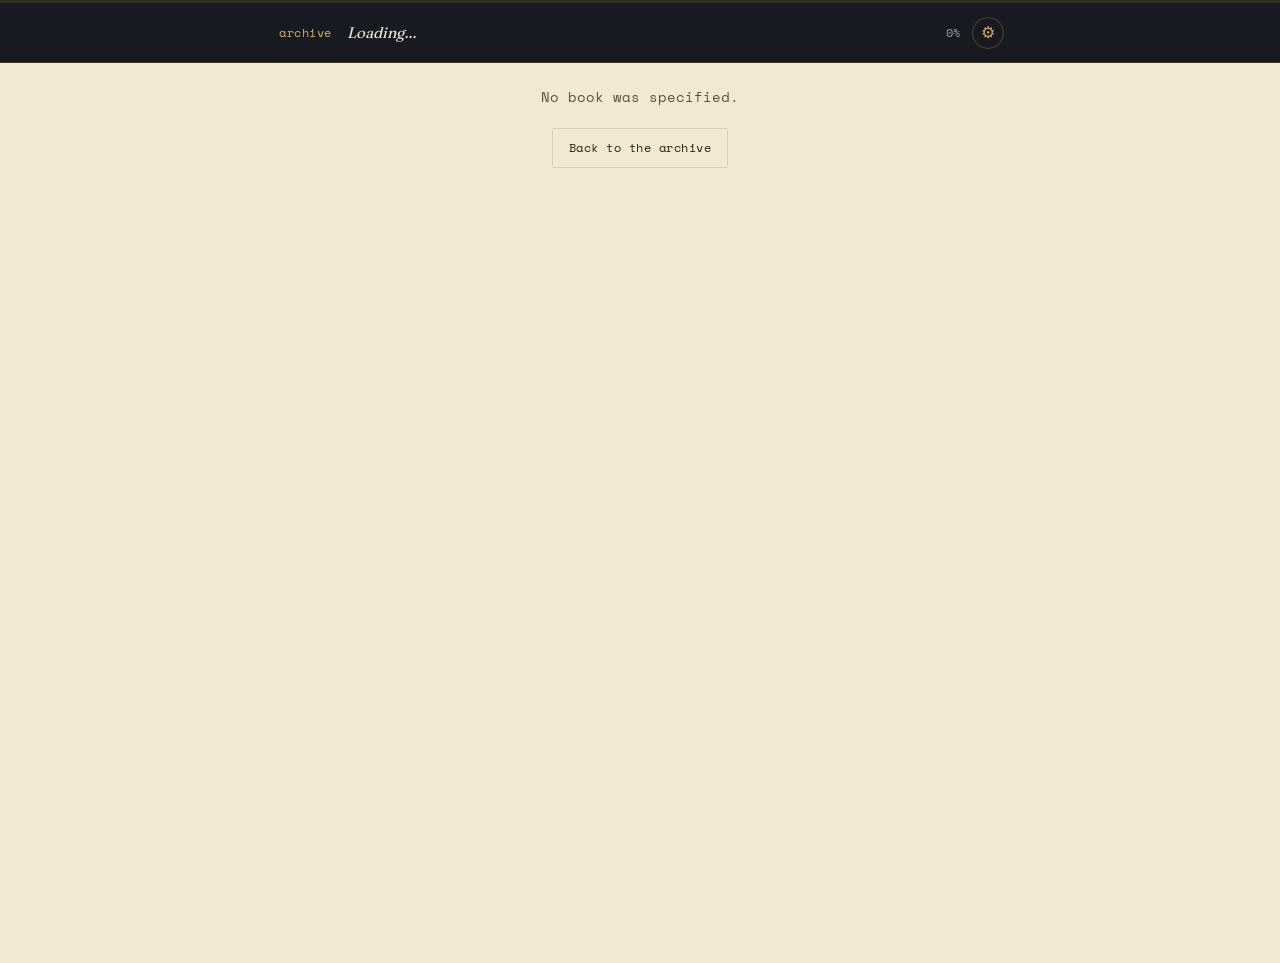
<file: reader.html>
<!doctype html>
<html lang="en">
  <head>
    <meta charset="UTF-8" />
    <meta name="viewport" content="width=device-width, initial-scale=1.0" />

    <title>3NDING — Reader</title>
    <meta name="robots" content="noindex, follow" />
    <script src="scripts/jszip.js" defer></script>
    <link rel="stylesheet" href="styles/reader.css" />
    <link
      rel="preload"
      href="fonts/fraunces.woff2"
      as="font"
      type="font/woff2"
      crossorigin
    />
    <link
      rel="preload"
      href="fonts/worksans.woff2"
      as="font"
      type="font/woff2"
      crossorigin
    />
    <link
      rel="preload"
      href="fonts/spacemono.woff2"
      as="font"
      type="font/woff2"
      crossorigin
    />
    <link
      rel="preload"
      href="fonts/literata.woff2"
      as="font"
      type="font/woff2"
      crossorigin
    />
    <link rel="icon" href="apple-touch-icon.png" type="image/png" />
  </head>

  <body class="theme-paper">
    <div class="topbar">
      <div class="progress-track">
        <div class="progress-fill" id="progressFill"></div>
      </div>
      <div class="topbar-inner">
        <a href="index.html" class="back-link" id="backLink">archive</a>
        <div class="topbar-title" id="topbarTitle">Loading…</div>
        <div class="progress-pct" id="progressPct">0%</div>
        <button
          class="settings-btn"
          id="settingsBtn"
          aria-label="Reading settings"
          aria-expanded="false"
        >
          &#9881;
        </button>
      </div>
    </div>

    <div class="drawer-backdrop" id="drawerBackdrop"></div>
    <aside class="drawer" id="drawer" aria-label="Reading settings">
      <div class="drawer-head">
        <h2>Reading settings</h2>
        <button
          class="drawer-close"
          id="drawerCloseBtn"
          aria-label="Close settings"
        >
          &#10005;
        </button>
      </div>

      <div class="setting-group">
        <span class="setting-label">Font</span>
        <div class="option-row" id="fontRow" data-key="font">
          <button class="opt-btn" data-value="serif">Serif</button>
          <button class="opt-btn" data-value="sans">Sans</button>
          <button class="opt-btn" data-value="mono">Mono</button>
        </div>
      </div>

      <div class="setting-group">
        <span class="setting-label">Text size</span>
        <div class="size-row">
          <button class="opt-btn" id="sizeDown" aria-label="Decrease text size">
            A-
          </button>
          <span class="size-value" id="sizeValue">17</span>
          <button class="opt-btn" id="sizeUp" aria-label="Increase text size">
            A+
          </button>
        </div>
      </div>

      <div class="setting-group">
        <span class="setting-label">Alignment</span>
        <div class="option-row" id="alignRow" data-key="align">
          <button class="opt-btn" data-value="left">Left</button>
          <button class="opt-btn" data-value="justify">Justify</button>
        </div>
      </div>

      <div class="setting-group">
        <span class="setting-label">Theme</span>
        <div class="option-row" id="themeRow" data-key="theme">
          <button class="opt-btn" data-value="paper">Paper</button>
          <button class="opt-btn" data-value="sepia">Sepia</button>
          <button class="opt-btn" data-value="dark">Dark</button>
        </div>
      </div>

      <button class="reset-btn" id="resetBtn">Reset to defaults</button>


      <a href="pages/support.html" class="drawer-support-link"
        >Support the archive &rarr;</a
      >
    </aside>

    <div class="reader-surface" id="readerSurface">
      <div class="state-box" id="stateBox">
        <span class="dot"></span> Opening the book…
      </div>
    </div>

    <script src="scripts/reader.js" defer></script>
    <script src="scripts/share.js" defer></script>
    <script src="scripts/engage.js" defer></script>
    <script src="scripts/reader-end.js" defer></script>
  </body>
</html>
</file>
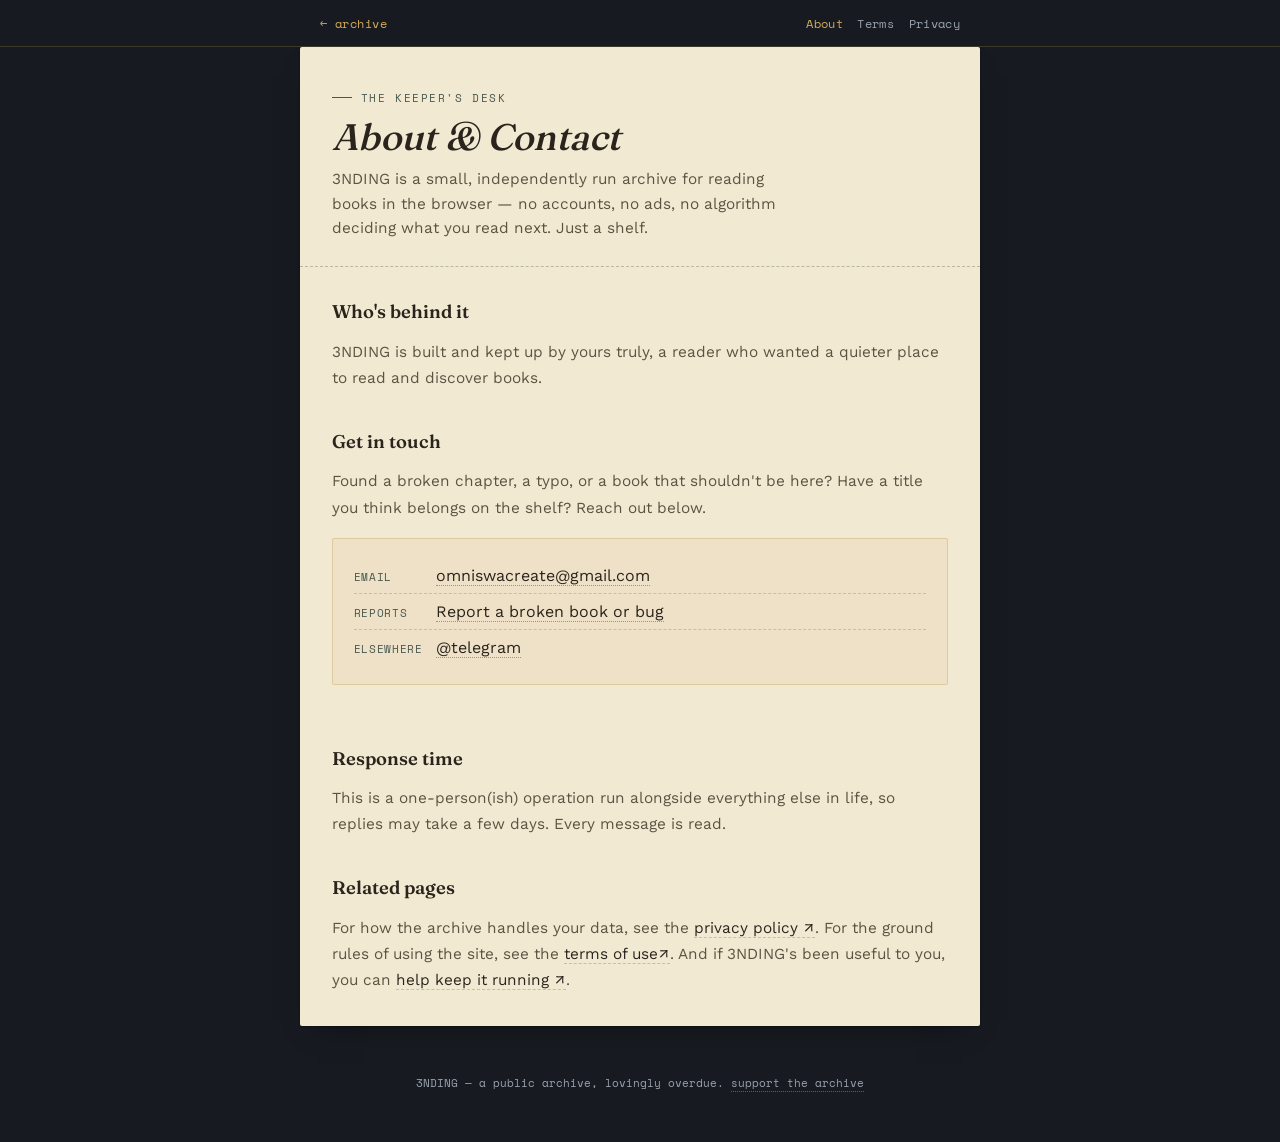
<file: pages/about.html>
<!DOCTYPE html>
<html lang="en">

<head>
  <meta charset="UTF-8">
  <meta name="viewport" content="width=device-width, initial-scale=1.0">
  <title>3NDING — About &amp; Contact</title>
  <link rel="preload" href="../fonts/fraunces.woff2" as="font" type="font/woff2" crossorigin>
  <link rel="preload" href="../fonts/worksans.woff2" as="font" type="font/woff2" crossorigin>
  <link rel="preload" href="../fonts/spacemono.woff2" as="font" type="font/woff2" crossorigin>
  <link rel="icon" href="../apple-touch-icon.png" type="image/png">
  
  <style>
    @font-face {
      font-family: "Fraunces";
      src: url("../fonts/fraunces.woff2");
      font-weight: 300 700;
      font-display: swap;
      size-adjust: 100%;
    }
    
    @font-face {
      font-family: "Work Sans";
      src: url("../fonts/worksans.woff2");
      font-weight: 380 550;
      font-display: swap;
    }
    
    @font-face {
      font-family: "Space Mono";
      src: url("../fonts/spacemono.woff2");
      font-weight: 380 550;
      font-display: swap;
    }
    
    :root {
      --ink: #171b21;
      --paper: #f2e9d3;
      --brass: #b8923f;
      --brass-bright: #d4ac57;
      --moss: #48594f;
      --text-dark: #2a241c;
      --text-soft: #5c5342;
      --text-muted: #9aa2ad;
      --radius: 2px;
    }
    
    * {
      box-sizing: border-box;
    }
    
    html {
      -webkit-text-size-adjust: 100%;
    }
    
    body {
      margin: 0;
      background: var(--ink);
      color: var(--text-dark);
      font-family: 'Work Sans', sans-serif;
      -webkit-font-smoothing: antialiased;
    }
    
    .topbar {
      position: sticky;
      top: 0;
      z-index: 10;
      background: var(--ink);
      border-bottom: 1px solid rgba(184, 146, 63, .25);
    }
    
    .topbar-inner {
      max-width: 680px;
      margin: 0 auto;
      padding: .85rem 1.25rem;
      display: flex;
      align-items: center;
      justify-content: space-between;
      gap: 1rem;
    }
    
    .back-link {
      color: var(--brass-bright);
      text-decoration: none;
      font-family: 'Space Mono', monospace;
      font-size: .78rem;
      letter-spacing: .04em;
    }
    
    .back-link:hover {
      text-decoration: underline;
    }
    
    .back-link:focus-visible {
      outline: 2px solid var(--brass-bright);
      outline-offset: 2px;
    }
    
    .doc-nav {
      display: flex;
      gap: .9rem;
      font-family: 'Space Mono', monospace;
      font-size: .72rem;
      letter-spacing: .03em;
    }
    
    .doc-nav a {
      color: var(--text-muted);
      text-decoration: none;
    }
    
    .doc-nav a:hover,
    .doc-nav a[aria-current="page"] {
      color: var(--brass-bright);
    }
    
    .sheet {
      background: var(--paper);
      max-width: 680px;
      margin: 0 auto 3rem;
      padding: 0 0 1rem;
      border-radius: var(--radius);
      box-shadow: 0 1px 2px rgba(0, 0, 0, .3), 0 12px 30px -18px rgba(0, 0, 0, .7);
    }
    
    .sheet-head {
      padding: 2.6rem 2rem 1.6rem;
      border-bottom: 1px dashed rgba(72, 89, 79, .35);
    }
    
    .eyebrow {
      font-family: 'Space Mono', monospace;
      font-size: .7rem;
      letter-spacing: .14em;
      text-transform: uppercase;
      color: var(--moss);
      display: flex;
      align-items: center;
      gap: .55rem;
      margin-bottom: .7rem;
    }
    
    .eyebrow::before {
      content: "";
      width: 20px;
      height: 1px;
      background: var(--moss);
      display: inline-block;
    }
    
    h1 {
      font-family: 'Fraunces', serif;
      font-style: italic;
      font-weight: 500;
      font-size: clamp(1.7rem, 5.5vw, 2.3rem);
      line-height: 1.1;
      margin: 0 0 .6rem;
      color: var(--text-dark);
    }
    
    .sheet-head p {
      max-width: 46ch;
      color: var(--text-soft);
      font-size: .96rem;
      line-height: 1.6;
      margin: 0;
    }
    
    article {
      padding: 1.8rem 2rem 0;
      font-size: .96rem;
      line-height: 1.7;
      color: var(--text-dark);
    }
    
    article h2 {
      font-family: 'Fraunces', serif;
      font-weight: 600;
      font-size: 1.15rem;
      margin: 2.2rem 0 .7rem;
      color: var(--text-dark);
    }
    
    article h2:first-child {
      margin-top: 0;
    }
    
    article p {
      margin: 0 0 1.1em;
      color: var(--text-soft);
    }
    
    article strong {
      color: var(--text-dark);
    }
    
    article a {
      color: var(--text-dark);
      text-decoration: none;
      border-bottom: 1px dashed rgba(184, 146, 63, .5);
    }
    
    .placeholder {
      background: rgba(184, 146, 63, .14);
      border-radius: 2px;
      padding: 0 .3em;
    }
    
    /* ---- Contact card ---- */
    .contact-card {
      margin: 0 2rem 1.8rem;
      padding: 1.2rem 1.3rem;
      background: rgba(184, 146, 63, .08);
      border: 1px solid rgba(184, 146, 63, .3);
      border-radius: var(--radius);
    }
    
    .contact-row {
      display: flex;
      align-items: baseline;
      gap: .7rem;
      padding: .5rem 0;
      border-bottom: 1px dashed rgba(72, 89, 79, .25);
    }
    
    .contact-row:last-child {
      border-bottom: none;
    }
    
    .contact-label {
      font-family: 'Space Mono', monospace;
      font-size: .68rem;
      letter-spacing: .06em;
      text-transform: uppercase;
      color: var(--moss);
      width: 6.5em;
      flex-shrink: 0;
    }
    
    .contact-value a {
      color: var(--text-dark);
      text-decoration: none;
      border-bottom: 1px dotted var(--brass);
    }
    
    .contact-value a:hover {
      color: var(--brass);
    }
    
    footer {
      text-align: center;
      font-family: 'Space Mono', monospace;
      font-size: .7rem;
      color: var(--text-muted);
      padding: 0 1rem 3.2rem;
    }
    
    footer a {
      color: var(--text-muted);
      text-decoration: none;
      border-bottom: 1px dotted rgba(154, 162, 173, .5);
    }
    
    footer a:hover {
      color: var(--brass-bright);
      border-bottom-color: var(--brass-bright);
    }
  </style>
</head>

<body>
  
  <div class="topbar">
    <div class="topbar-inner">
      <a href="../index.html" class="back-link">&larr; archive</a>
      <nav class="doc-nav" aria-label="Site policies">
        <a href="about.html" aria-current="page">About</a>
        <a href="terms.html">Terms</a>
        <a href="privacy.html">Privacy</a>
      </nav>
    </div>
  </div>
  
  <main class="sheet">
    <div class="sheet-head">
      <div class="eyebrow">The Keeper's Desk</div>
      <h1>About &amp; Contact</h1>
      <p>
        3NDING is a small, independently run archive for reading books
        in the browser — no accounts, no ads, no algorithm deciding what
        you read next. Just a shelf.
      </p>
    </div>
    
    <article>
      <h2>Who's behind it</h2>
      <p>
        3NDING is built and kept up by
        <span>yours truly</span>,
        <span>a reader who wanted a
          quieter place to read and discover books.</span>
      </p>
      
      <h2>Get in touch</h2>
      <p>
        Found a broken chapter, a typo, or a book that shouldn't be here?
        Have a title you think belongs on the shelf? Reach out below.
      </p>
    </article>
    
    <div class="contact-card">
      <div class="contact-row">
        <span class="contact-label">Email</span>
        <span class="contact-value"><a href="mailto:omniswacreate@gmail.com">omniswacreate@gmail.com</a></span>
      </div>
      <div class="contact-row">
        <span class="contact-label">Reports</span>
        <span class="contact-value"><a href="mailto:omniswacreate@gmail.com?subject=3NDING%20issue">Report a broken book or bug</a></span>
      </div>
      <div class="contact-row">
        <span class="contact-label">Elsewhere</span>
        <span class="contact-value"><a href="#">@telegram</a></span>
      </div>
    </div>
    
    <article>
      <h2>Response time</h2>
      <p>
        This is a one-person(ish) operation run alongside everything else in
        life, so replies may take a few days. Every message is read.
      </p>
      
      <h2>Related pages</h2>
      <p>
        For how the archive handles your data, see the
        <a href="privacy.html">privacy policy &nearr;</a>. For the ground rules of
        using the site, see the <a href="terms.html">terms of use&nearr;</a>. And if
        3NDING's been useful to you, you can
        <a href="support.html">help keep it running &nearr;</a>.
      </p>
    </article>
  </main>
  
  <footer>3NDING — a public archive, lovingly overdue. <a href="support.html">support the archive</a></footer>
  
</body>

</html>
</file>
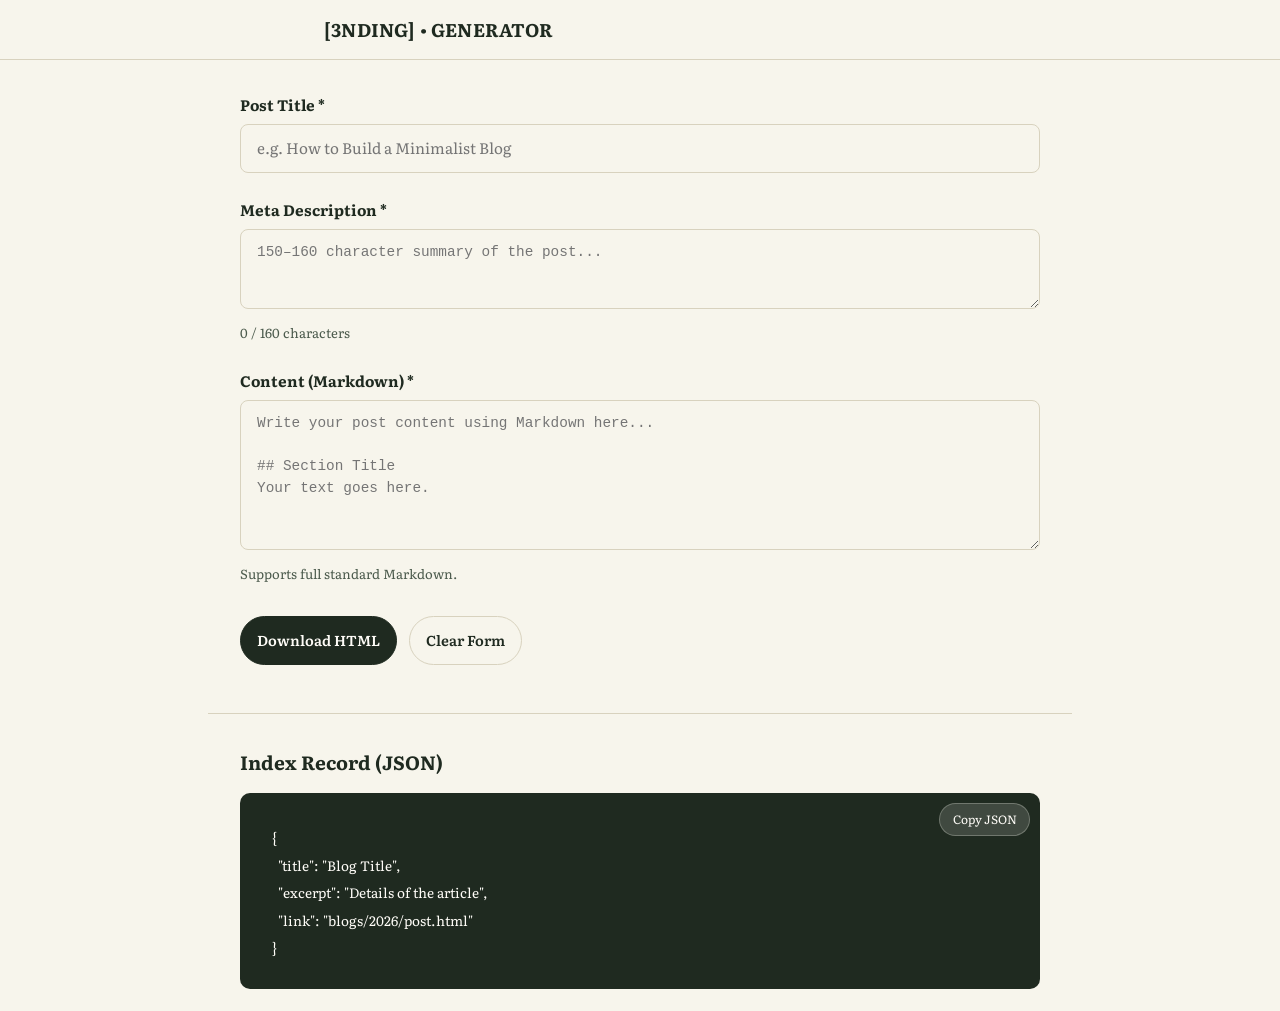
<file: pages/generator.html>
<!DOCTYPE html>
<html lang="en">

<head>
  <meta charset="UTF-8">
  <meta name="viewport" content="width=device-width, initial-scale=1">
  <title>Blog Post Generator</title>
  <link rel="stylesheet" href="../styles/blog.css">
  <link rel="icon" href="../apple-touch-icon.png" type="image/png">
  
  <!-- Marked.js CDN for Markdown Parsing -->
  <script src="../scripts/marked.js" defer></script>
  
  <style>
    .site-header {
      margin-bottom: 0 !important;
    }
    
    /* Generator UI enhancements complementing blog.css */
    .generator-wrap {
      max-width: 54rem;
      margin-inline: auto;
    }
    
    .form-card,
    .output-card {
      padding: 2rem;
    }
    
    .form-group {
      margin-bottom: 1.5rem;
    }
    
    .form-group label {
      display: block;
      font-weight: 700;
      font-size: 0.95rem;
      margin-bottom: 0.45rem;
      color: var(--ink);
    }
    
    .form-hint {
      font-size: 0.82rem;
      color: var(--ink-soft);
      margin-top: 0.35rem;
    }
    
    .form-control {
      width: 100%;
      padding: 0.75rem 1rem;
      border: 1px solid var(--line);
      border-radius: 8px;
      background: var(--bg);
      color: var(--ink);
      font-size: 0.95rem;
      line-height: 1.5;
      font-family: inherit;
      transition: border-color 0.15s ease, box-shadow 0.15s ease;
    }
    
    .form-control:focus {
      outline: none;
      border-color: var(--accent);
      box-shadow: 0 0 0 3px rgba(156, 122, 0, 0.18);
      background: var(--white);
    }
    
    textarea.form-control {
      min-height: 150px;
      font-family: monospace, serif;
      font-size: 0.9rem;
    }
    
    .btn-row {
      display: flex;
      flex-wrap: wrap;
      gap: 0.75rem;
      align-items: center;
      margin-top: 2rem;
      margin-bottom: 1rem;
    }
    
    .btn {
      padding: 1rem;
    }
    
    .code-block-wrap {
      position: relative;
      margin-top: 1rem;
    }
    
    pre.code-preview {
      background: var(--ink);
      color: var(--white);
      padding: 2rem 2rem 1.65rem;
      border-radius: 10px;
      overflow-x: auto;
      font-size: 0.85rem;
      line-height: 1.8;
      margin: 0;
      font-family: monospace;
    }
    
    .btn-copy {
      position: absolute;
      top: 0.6rem;
      right: 0.6rem;
      padding: 0.4rem 0.8rem;
      font-size: 0.75rem;
      background: rgba(255, 253, 248, 0.15);
      border: 1px solid rgba(255, 253, 248, 0.25);
      color: var(--white);
      border-radius: 999px;
      cursor: pointer;
    }
    
    .btn-copy:hover {
      background: var(--accent);
      border-color: var(--accent);
    }
  </style>
</head>

<body>
  
  <header class="site-header">
    <div class="wrap">
      <a class="brand" href="#">[3NDING] • GENERATOR</a>
    </div>
  </header>
  
  <main class="generator-wrap">
    
    <form id="generator-form" class="form-card" novalidate>
      <!-- Title -->
      <div class="form-group">
        <label for="post-title">Post Title *</label>
        <input type="text" id="post-title" class="form-control" placeholder="e.g. How to Build a Minimalist Blog" required>
      </div>
      
      <!-- Meta Description -->
      <div class="form-group">
        <label for="meta-desc">Meta Description *</label>
        <textarea id="meta-desc" class="form-control" style="min-height: 80px;" placeholder="150–160 character summary of the post..." required></textarea>
        <div class="form-hint" id="char-counter">0 / 160 characters</div>
      </div>
      
      <!-- Markdown Content -->
      <div class="form-group">
        <label for="markdown-content">Content (Markdown) *</label>
        <textarea id="markdown-content" class="form-control" placeholder="Write your post content using Markdown here...

## Section Title
Your text goes here.
" required></textarea>
        <div class="form-hint">Supports full standard Markdown.</div>
      </div>
      
      <!-- Actions -->
      <div class="btn-row">
        <button type="submit" class="btn">Download HTML</button>
        <button type="button" id="btn-clear" class="btn btn-ghost">Clear Form</button>
      </div>
    </form>
    
    <!-- JSON Output Section -->
    <section class="output-card" style="border-top: 1px solid var(--line);">
      <div style="display: flex; justify-content: space-between; align-items: baseline;">
        <h2 style="font-size: 1.2rem; margin: 0;">Index Record (JSON)</h2>
      </div>
      
      <div class="code-block-wrap">
        <button type="button" class="btn-copy" id="btn-copy-json">Copy JSON</button>
        <pre class="code-preview"><code id="json-output">{
  title: "",
  excerpt: "",
  link: ""
}</code></pre>
      </div>
    </section>
  </main>
  
  <div class="share-toast" id="share-toast" role="status" aria-live="polite"></div>
  
  <script>
    (function() {
      const form = document.getElementById('generator-form');
      const titleInput = document.getElementById('post-title');
      const metaInput = document.getElementById('meta-desc');
      const contentInput = document.getElementById('markdown-content');
      const charCounter = document.getElementById('char-counter');
      const jsonOutput = document.getElementById('json-output');
      const btnCopyJson = document.getElementById('btn-copy-json');
      const btnClear = document.getElementById('btn-clear');
      const shareToast = document.getElementById('share-toast');
      
      const currentOrigin = (window.location.origin && window.location.origin !== 'null') ?
        window.location.origin :
        'https://example.com';
      
      const currentYear = new Date().getFullYear();
      
      // Show temporary toast message
      let toastTimer;
      
      function showToast(msg) {
        shareToast.textContent = msg;
        shareToast.classList.add('is-visible');
        clearTimeout(toastTimer);
        toastTimer = setTimeout(() => {
          shareToast.classList.remove('is-visible');
        }, 2200);
      }
      
      // Generate clean URL slug from title
      function slugify(text) {
        return text
          .toString()
          .toLowerCase()
          .trim()
          .replace(/['’]/g, '') // 1. Remove single quotes / apostrophes
          .replace(/[\s\W-]+/g, '-') // 2. Replace remaining symbols & spaces with hyphens
          .replace(/^-+|-+$/g, '') || 'post';
      }
      
      // Update character count, slug preview, and JSON snippet in real-time
      function updatePreviews() {
        const title = titleInput.value.trim();
        const meta = metaInput.value.trim();
        const slug = slugify(title);
        const relativeLink = `blogs/${currentYear}/${slug}.html`;
        
        charCounter.textContent = `${meta.length} / 160 characters`;
        
        const jsonObject = {
          title: title || "Blog Title",
          excerpt: meta || "Details of the article",
          link: relativeLink
        };
        
        jsonOutput.textContent = JSON.stringify(jsonObject, null, 2);
      }
      
      // Markdown Post-Processing: Table wrapping, Data-labels, Link detection, & List classes
      function processMarkdownHtml(rawHtml) {
        const temp = document.createElement('div');
        temp.innerHTML = rawHtml;
        
        // 1. External Links: Target & Rel detection
        temp.querySelectorAll('a').forEach(a => {
          const href = a.getAttribute('href') || '';
          if (/^https?:\/\//i.test(href)) {
            try {
              const url = new URL(href, window.location.href);
              if (url.origin !== window.location.origin) {
                a.setAttribute('target', '_blank');
                a.setAttribute('rel', 'nofollow noopener');
              }
            } catch (e) {
              a.setAttribute('target', '_blank');
              a.setAttribute('rel', 'nofollow noopener');
            }
          }
        });
        
        // 2. Tables: Add data-label to td for mobile layout and wrap in .table-wrap
        temp.querySelectorAll('table').forEach(table => {
          const headers = Array.from(table.querySelectorAll('thead th')).map(th => th.textContent.trim());
          
          table.querySelectorAll('tbody tr').forEach(tr => {
            Array.from(tr.children).forEach((td, index) => {
              if (headers[index]) {
                td.setAttribute('data-label', headers[index]);
              }
            });
          });
          
          const wrapper = document.createElement('div');
          wrapper.className = 'table-wrap';
          table.parentNode.insertBefore(wrapper, table);
          wrapper.appendChild(table);
        });
        
        // 3. Lists: Add styled-list to <ul> and step-list to <ol>
        temp.querySelectorAll('ul').forEach(ul => {
          ul.classList.add('styled-list');
        });
        
        temp.querySelectorAll('ol').forEach(ol => {
          ol.classList.add('step-list');
        });
        
        return temp.innerHTML;
      }
      
      // Generate complete downloadable HTML document
      function buildHtmlDocument(title, meta, markdown) {
        const slug = slugify(title);
        const parsedBody = processMarkdownHtml(marked.parse(markdown));
        
        const now = new Date();
        const isoDate = now.toISOString().split('T')[0];
        const formattedDate = now.toLocaleDateString('en-US', {
          year: 'numeric',
          month: 'long',
          day: 'numeric'
        });
        
        const wordCount = (markdown.trim().match(/\S+/g) || []).length;
        const readTime = Math.max(1, Math.ceil(wordCount / 200));
        
        return `<!DOCTYPE html>
<html lang="en">

<head>
  <meta charset="UTF-8">
  <meta name="viewport" content="width=device-width, initial-scale=1">
  <title>${title} | 3NDING</title>
  <meta name="description" content="${meta}">
  <meta name="robots" content="index, follow">
  <link rel="canonical" href="${currentOrigin}/blog/${slug}">
  <link rel="icon" href="apple-touch-icon.png" type="image/png">
  
  <!-- Open Graph -->
  <meta property="og:type" content="article">
  <meta property="og:title" content="${title}">
  <meta property="og:description" content="${meta}">
  <meta property="og:url" content="${currentOrigin}/blog/${slug}">
  <meta property="og:site_name" content="3NDING">
  <meta property="og:image" content="${currentOrigin}/images/${slug}.webp">
  
  <!-- Twitter -->
  <meta name="twitter:card" content="summary_large_image">
  <meta name="twitter:title" content="${title}">
  <meta name="twitter:description" content="${meta}">
  
  <meta name="theme-color" content="#F7F5EC">
  
  <script type="application/ld+json">
    {
      "@context": "https://schema.org",
      "@type": "BlogPosting",
      "headline": "${title.replace(/"/g, '\\"')}",
      "description": "${meta.replace(/"/g, '\\"')}",
      "datePublished": "${isoDate}",
      "dateModified": "${isoDate}",
      "author": { "@type": "Person", "name": "omniswa" },
      "publisher": {
        "@type": "Organization",
        "name": "3NDING"
      },
      "mainEntityOfPage": "${currentOrigin}/blog/${slug}"
    }
  <\/script>
  
  <link rel="preload" href="../fonts/literata.woff2" as="font" type="font/woff2" crossorigin>
  <link rel="stylesheet" href="../styles/blog.css">
</head>

<body>
  
  <header class="site-header">
    <div class="wrap">
      <a class="brand" href="#top">3NDING</a>
      <button class="btn read-book" type="button" data-open-modal>Read Book</button>
    </div>
  </header>
  
  <main id="top">
    <div class="wrap">
      <article>
        <header>
          <h1>${title}</h1>
          <p class="byline">
            <span>By omniswa</span>
            <span class="dot">·</span>
            <span>${formattedDate}</span>
            <span class="dot">·</span>
            <span>${readTime} min read</span>
          </p>
        </header>
        
        ${parsedBody}
        
        <hr>
        <div class="telegram-cta">
          <div class="telegram-cta__body">
            <h3>Get new posts on Telegram</h3>
            <p>Join the channel for early access to new guides and quick updates.</p>
            <a class="btn tg-link" href="#" target="_blank" rel="noopener">Join the channel</a>
          </div>
        </div>
        
      </article>
    </div>
  </main>
  
  <footer>
    <p>© <span id="current-year"></span> • 3NDING • ALL RIGHTS RESERVED</p>
  </footer>
  
  <!-- Floating bottom pill: back to top / table of contents / share -->
  <nav class="pill-nav" aria-label="Page navigation">
    <button class="pill-nav__btn" type="button" data-action="top" aria-label="Back to top">
      <svg viewBox="0 0 24 24" fill="none" xmlns="http://www.w3.org/2000/svg" aria-hidden="true">
        <path d="M12 19V5M5 12l7-7 7 7" stroke="currentColor" stroke-width="2" stroke-linecap="round" stroke-linejoin="round" />
      </svg>
      <span class="pill-nav__label">Top</span>
    </button>
    
    <span class="pill-nav__divider" aria-hidden="true"></span>
    
    <button class="pill-nav__btn" type="button" data-action="toc" aria-haspopup="dialog" aria-expanded="false" aria-controls="toc-backdrop">
      <svg viewBox="0 0 24 24" fill="none" xmlns="http://www.w3.org/2000/svg" aria-hidden="true">
        <path d="M8 6h13M8 12h13M8 18h13M3 6h.01M3 12h.01M3 18h.01" stroke="currentColor" stroke-width="2" stroke-linecap="round" stroke-linejoin="round" />
      </svg>
      <span class="pill-nav__label" data-toc-label>Contents</span>
    </button>
    
    <span class="pill-nav__divider" aria-hidden="true"></span>
    
    <button class="pill-nav__btn" type="button" data-action="share" aria-label="Share this post">
      <svg viewBox="0 0 24 24" fill="none" xmlns="http://www.w3.org/2000/svg" aria-hidden="true">
        <circle cx="18" cy="5" r="2.5" stroke="currentColor" stroke-width="2" />
        <circle cx="6" cy="12" r="2.5" stroke="currentColor" stroke-width="2" />
        <circle cx="18" cy="19" r="2.5" stroke="currentColor" stroke-width="2" />
        <path d="m8.2 10.8 7.6-4.6M8.2 13.2l7.6 4.6" stroke="currentColor" stroke-width="2" stroke-linecap="round" />
      </svg>
      <span class="pill-nav__label">Share</span>
    </button>
  </nav>
  
  <!-- Table of contents modal -->
  <div class="toc-backdrop" id="toc-backdrop">
    <div class="toc-modal" role="dialog" aria-modal="true" aria-labelledby="toc-modal-title">
      <div class="toc-modal__head">
        <h2 id="toc-modal-title">Table of contents</h2>
        <button class="toc-modal__close" type="button" data-action="toc-close" aria-label="Close table of contents">
          <svg viewBox="0 0 24 24" fill="none" xmlns="http://www.w3.org/2000/svg" aria-hidden="true">
            <path d="M6 6l12 12M18 6 6 18" stroke="currentColor" stroke-width="2" stroke-linecap="round" />
          </svg>
        </button>
      </div>
      <ul class="toc-list" id="toc-list"></ul>
    </div>
  </div>
  
  <div class="share-toast" id="share-toast" role="status" aria-live="polite"></div>
  
  <script src="../scripts/blog.js" defer><\/script>
</body>
</html>`;
      }
      
      // Download file triggered via Blob
      function triggerDownload(fileName, content) {
        const blob = new Blob([content], { type: 'text/html;charset=utf-8' });
        const url = URL.createObjectURL(blob);
        const a = document.createElement('a');
        a.href = url;
        a.download = fileName;
        document.body.appendChild(a);
        a.click();
        document.body.removeChild(a);
        URL.revokeObjectURL(url);
      }
      
      // Realtime listeners
      titleInput.addEventListener('input', updatePreviews);
      metaInput.addEventListener('input', updatePreviews);
      contentInput.addEventListener('input', updatePreviews);
      
      // Form submission & validation
      form.addEventListener('submit', function(e) {
        e.preventDefault();
        
        const title = titleInput.value.trim();
        const meta = metaInput.value.trim();
        const markdown = contentInput.value.trim();
        
        if (!title || !meta || !markdown) {
          showToast('Fill out fields');
          return;
        }
        
        const slug = slugify(title);
        const fileName = `${slug}.html`;
        const generatedHtml = buildHtmlDocument(title, meta, markdown);
        
        triggerDownload(fileName, generatedHtml);
        showToast(`File downloaded`);
      });
      
      // Clear Form Function
      btnClear.addEventListener('click', function() {
        if (confirm('Clear the form?')) {
          form.reset();
          updatePreviews();
          showToast('Form cleared');
        }
      });
      
      // Copy JSON button
      btnCopyJson.addEventListener('click', function() {
        const text = jsonOutput.textContent;
        navigator.clipboard.writeText(text)
          .then(() => showToast('JSON copied'))
          .catch(() => showToast('Failed to copy'));
      });
      
      // Initial run
      updatePreviews();
    })();
  </script>
</body>

</html>
</file>
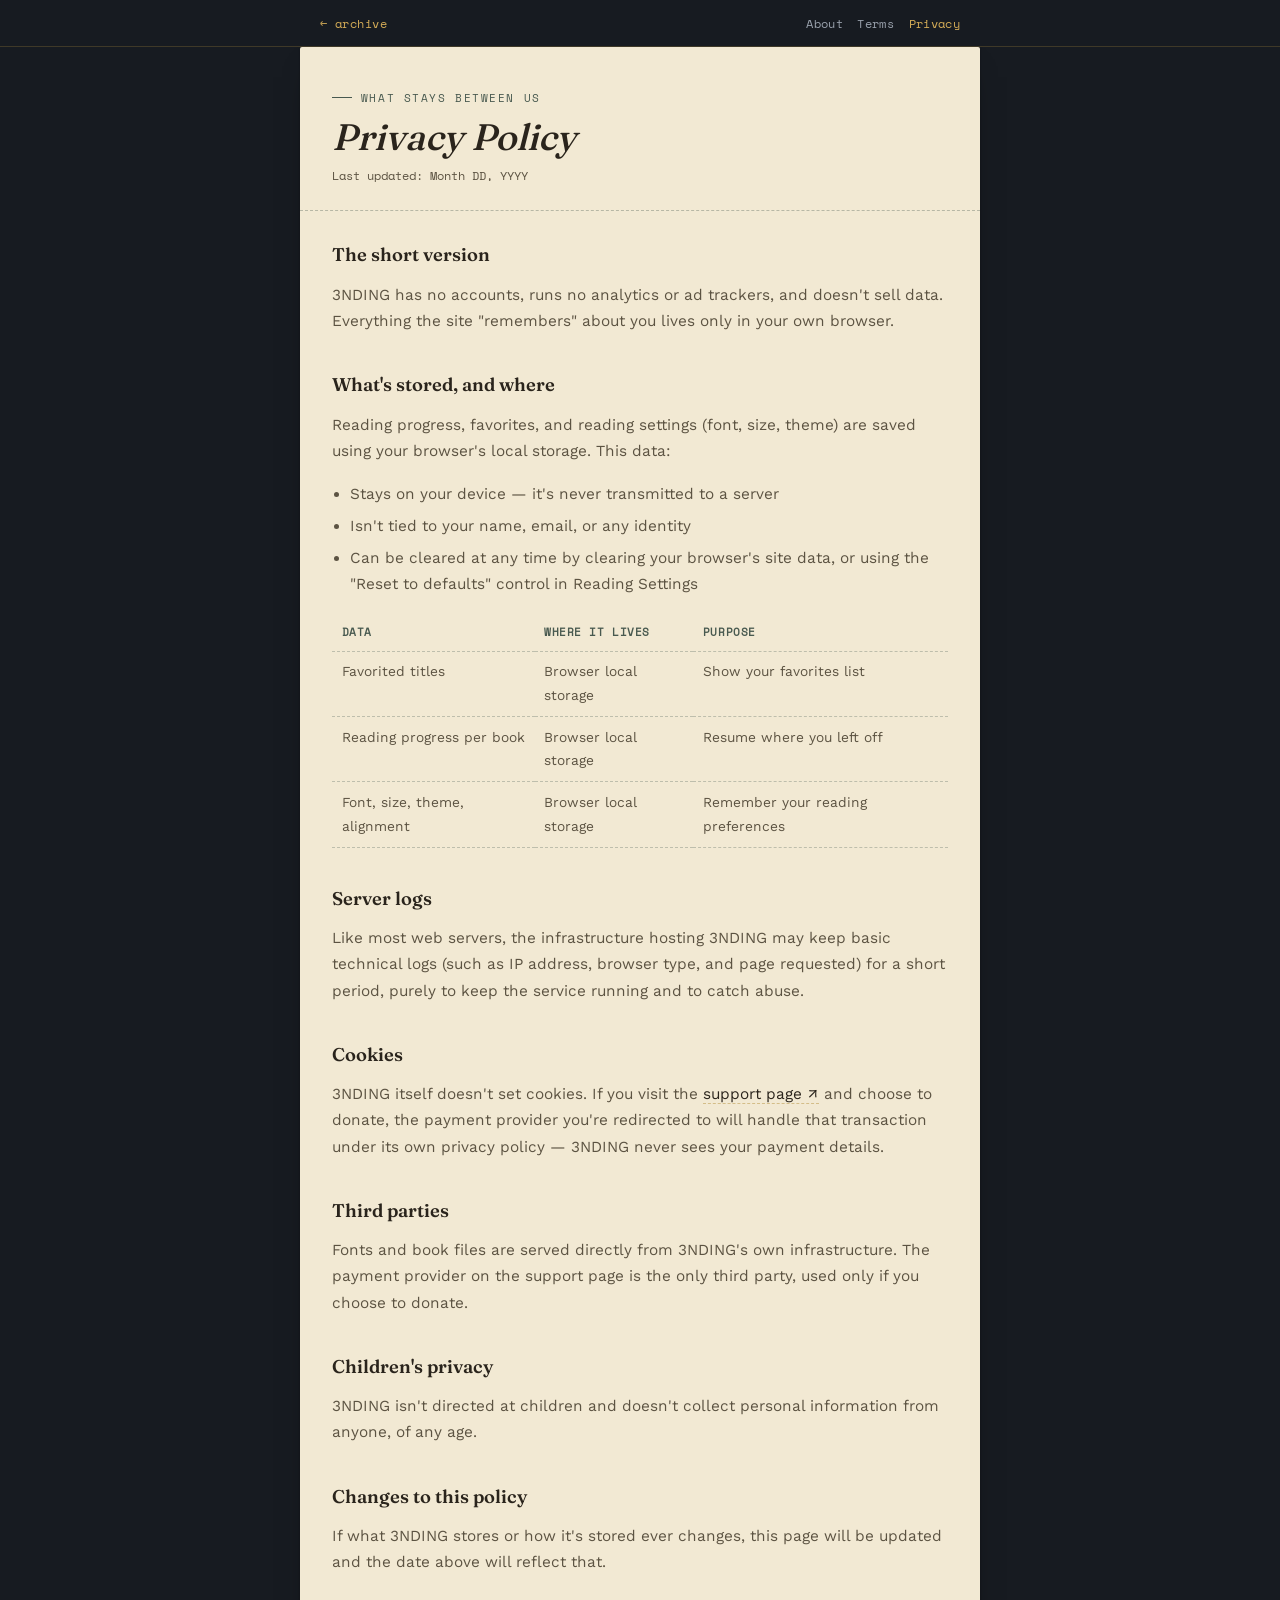
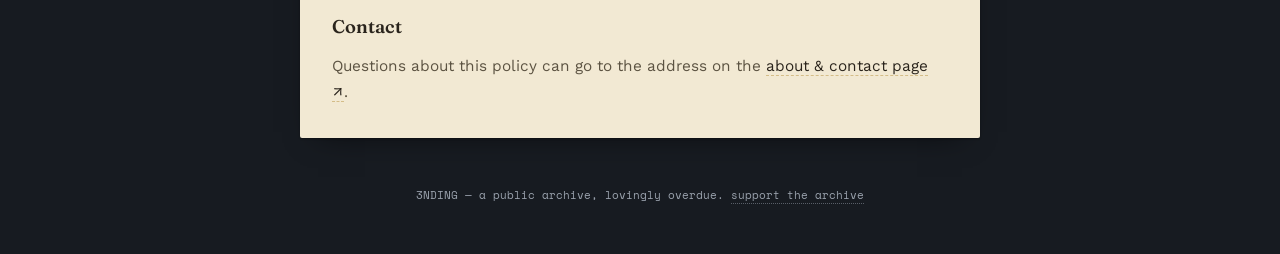
<file: pages/privacy.html>
<!doctype html>
<html lang="en">
  <head>
    <meta charset="UTF-8" />
    <meta name="viewport" content="width=device-width, initial-scale=1.0" />
    <link rel="icon" href="../apple-touch-icon.png" type="image/png" />
    <title>3NDING — Privacy Policy</title>
    <link
      rel="preload"
      href="../fonts/fraunces.woff2"
      as="font"
      type="font/woff2"
      crossorigin
    />
    <link
      rel="preload"
      href="../fonts/worksans.woff2"
      as="font"
      type="font/woff2"
      crossorigin
    />
    <link
      rel="preload"
      href="../fonts/spacemono.woff2"
      as="font"
      type="font/woff2"
      crossorigin
    />

    <style>
      @font-face {
        font-family: "Fraunces";
        src: url("../fonts/fraunces.woff2");
        font-weight: 300 700;
        font-display: swap;
        size-adjust: 100%;
      }

      @font-face {
        font-family: "Work Sans";
        src: url("../fonts/worksans.woff2");
        font-weight: 380 550;
        font-display: swap;
      }

      @font-face {
        font-family: "Space Mono";
        src: url("../fonts/spacemono.woff2");
        font-weight: 380 550;
        font-display: swap;
      }

      :root {
        --ink: #171b21;
        --paper: #f2e9d3;
        --brass: #b8923f;
        --brass-bright: #d4ac57;
        --moss: #48594f;
        --text-dark: #2a241c;
        --text-soft: #5c5342;
        --text-muted: #9aa2ad;
        --radius: 2px;
      }

      * {
        box-sizing: border-box;
      }

      html {
        -webkit-text-size-adjust: 100%;
      }

      body {
        margin: 0;
        background: var(--ink);
        color: var(--text-dark);
        font-family: "Work Sans", sans-serif;
        -webkit-font-smoothing: antialiased;
      }

      .topbar {
        position: sticky;
        top: 0;
        z-index: 10;
        background: var(--ink);
        border-bottom: 1px solid rgba(184, 146, 63, 0.25);
      }

      .topbar-inner {
        max-width: 680px;
        margin: 0 auto;
        padding: 0.85rem 1.25rem;
        display: flex;
        align-items: center;
        justify-content: space-between;
        gap: 1rem;
      }

      .back-link {
        color: var(--brass-bright);
        text-decoration: none;
        font-family: "Space Mono", monospace;
        font-size: 0.78rem;
        letter-spacing: 0.04em;
      }

      .back-link:hover {
        text-decoration: underline;
      }

      .back-link:focus-visible {
        outline: 2px solid var(--brass-bright);
        outline-offset: 2px;
      }

      .doc-nav {
        display: flex;
        gap: 0.9rem;
        font-family: "Space Mono", monospace;
        font-size: 0.72rem;
        letter-spacing: 0.03em;
      }

      .doc-nav a {
        color: var(--text-muted);
        text-decoration: none;
      }

      .doc-nav a:hover,
      .doc-nav a[aria-current="page"] {
        color: var(--brass-bright);
      }

      .sheet {
        background: var(--paper);
        max-width: 680px;
        margin: 0rem auto 3rem;
        padding: 0 0 1rem;
        border-radius: var(--radius);
        box-shadow:
          0 1px 2px rgba(0, 0, 0, 0.3),
          0 12px 30px -18px rgba(0, 0, 0, 0.7);
      }

      .sheet-head {
        padding: 2.6rem 2rem 1.6rem;
        border-bottom: 1px dashed rgba(72, 89, 79, 0.35);
      }

      .eyebrow {
        font-family: "Space Mono", monospace;
        font-size: 0.7rem;
        letter-spacing: 0.14em;
        text-transform: uppercase;
        color: var(--moss);
        display: flex;
        align-items: center;
        gap: 0.55rem;
        margin-bottom: 0.7rem;
      }

      .eyebrow::before {
        content: "";
        width: 20px;
        height: 1px;
        background: var(--moss);
        display: inline-block;
      }

      h1 {
        font-family: "Fraunces", serif;
        font-style: italic;
        font-weight: 500;
        font-size: clamp(1.7rem, 5.5vw, 2.3rem);
        line-height: 1.1;
        margin: 0 0 0.6rem;
        color: var(--text-dark);
      }

      .updated {
        font-family: "Space Mono", monospace;
        font-size: 0.72rem;
        color: var(--text-soft);
      }

      article {
        padding: 1.8rem 2rem 0;
        font-size: 0.96rem;
        line-height: 1.7;
        color: var(--text-dark);
      }

      article h2 {
        font-family: "Fraunces", serif;
        font-weight: 600;
        font-size: 1.15rem;
        margin: 2.2rem 0 0.7rem;
        color: var(--text-dark);
      }

      article h2:first-child {
        margin-top: 0;
      }

      article p {
        margin: 0 0 1.1em;
        color: var(--text-soft);
      }

      article ul {
        margin: 0 0 1.1em;
        padding-left: 1.2em;
        color: var(--text-soft);
      }

      article li {
        margin-bottom: 0.4em;
      }

      article strong {
        color: var(--text-dark);
      }

      article a {
        color: var(--text-dark);
        text-decoration: none;
        border-bottom: 1px dashed rgba(184, 146, 63, 0.5);
      }

      table.data-table {
        width: 100%;
        border-collapse: collapse;
        margin: 0 0 1.4em;
        font-size: 0.86rem;
      }

      table.data-table th,
      table.data-table td {
        text-align: left;
        padding: 0.55rem 0.6rem;
        border-bottom: 1px dashed rgba(72, 89, 79, 0.3);
        vertical-align: top;
        color: var(--text-soft);
      }

      table.data-table th {
        font-family: "Space Mono", monospace;
        font-size: 0.68rem;
        letter-spacing: 0.05em;
        text-transform: uppercase;
        color: var(--moss);
      }

      footer {
        text-align: center;
        font-family: "Space Mono", monospace;
        font-size: 0.7rem;
        color: var(--text-muted);
        padding: 0 1rem 3.2rem;
      }

      footer a {
        color: var(--text-muted);
        text-decoration: none;
        border-bottom: 1px dotted rgba(154, 162, 173, 0.5);
      }

      footer a:hover {
        color: var(--brass-bright);
        border-bottom-color: var(--brass-bright);
      }
    </style>
  </head>

  <body>
    <div class="topbar">
      <div class="topbar-inner">
        <a href="../index.html" class="back-link">&larr; archive</a>
        <nav class="doc-nav" aria-label="Site policies">
          <a href="about.html">About</a>
          <a href="terms.html">Terms</a>
          <a href="privacy.html" aria-current="page">Privacy</a>
        </nav>
      </div>
    </div>

    <main class="sheet">
      <div class="sheet-head">
        <div class="eyebrow">What Stays Between Us</div>
        <h1>Privacy Policy</h1>
        <div class="updated">Last updated: <span>Month DD, YYYY</span></div>
      </div>

      <article>
        <h2>The short version</h2>
        <p>
          3NDING has no accounts, runs no analytics or ad trackers, and doesn't
          sell data. Everything the site "remembers" about you lives only in
          your own browser.
        </p>

        <h2>What's stored, and where</h2>
        <p>
          Reading progress, favorites, and reading settings (font, size, theme)
          are saved using your browser's local storage. This data:
        </p>
        <ul>
          <li>
            Stays on your device — it's never transmitted to a server
          </li>
          <li>
            Isn't tied to your name, email, or any identity
          </li>
          <li>
            Can be cleared at any time by clearing your browser's site data, or
            using the "Reset to defaults" control in Reading Settings
          </li>
        </ul>

        <table class="data-table">
          <tr>
            <th>Data</th>
            <th>Where it lives</th>
            <th>Purpose</th>
          </tr>
          <tr>
            <td>Favorited titles</td>
            <td>Browser local storage</td>
            <td>Show your favorites list</td>
          </tr>
          <tr>
            <td>Reading progress per book</td>
            <td>Browser local storage</td>
            <td>Resume where you left off</td>
          </tr>
          <tr>
            <td>Font, size, theme, alignment</td>
            <td>Browser local storage</td>
            <td>Remember your reading preferences</td>
          </tr>
          </table>

        <h2>Server logs</h2>
        <p>
          Like most web servers, the infrastructure hosting 3NDING may keep
          basic technical logs (such as IP address, browser type, and page
          requested) for a short period, purely to keep the service running and
          to catch abuse.
        </p>

        <h2>Cookies</h2>
        <p>
          3NDING itself doesn't set cookies. If you visit the
          <a href="support.html">support page &nearr;</a> and choose to donate,
          the payment provider you're redirected to will handle that transaction
          under its own privacy policy — 3NDING never sees your payment details.
        </p>

        <h2>Third parties</h2>
        <p>
          Fonts and book files are served directly from 3NDING's own
          infrastructure. The payment provider on the support page is the only
          third party, used only if you choose to donate.
        </p>

        <h2>Children's privacy</h2>
        <p>
          3NDING isn't directed at children and doesn't collect personal
          information from anyone, of any age.
        </p>

        <h2>Changes to this policy</h2>
        <p>
          If what 3NDING stores or how it's stored ever changes, this page will
          be updated and the date above will reflect that.
        </p>

        <h2>Contact</h2>
        <p>
          Questions about this policy can go to the address on the
          <a href="about.html">about &amp; contact page &nearr;</a>.
        </p>
      </article>
    </main>

    <footer>
      3NDING — a public archive, lovingly overdue.
      <a href="support.html">support the archive</a>
    </footer>
  </body>
</html>
</file>
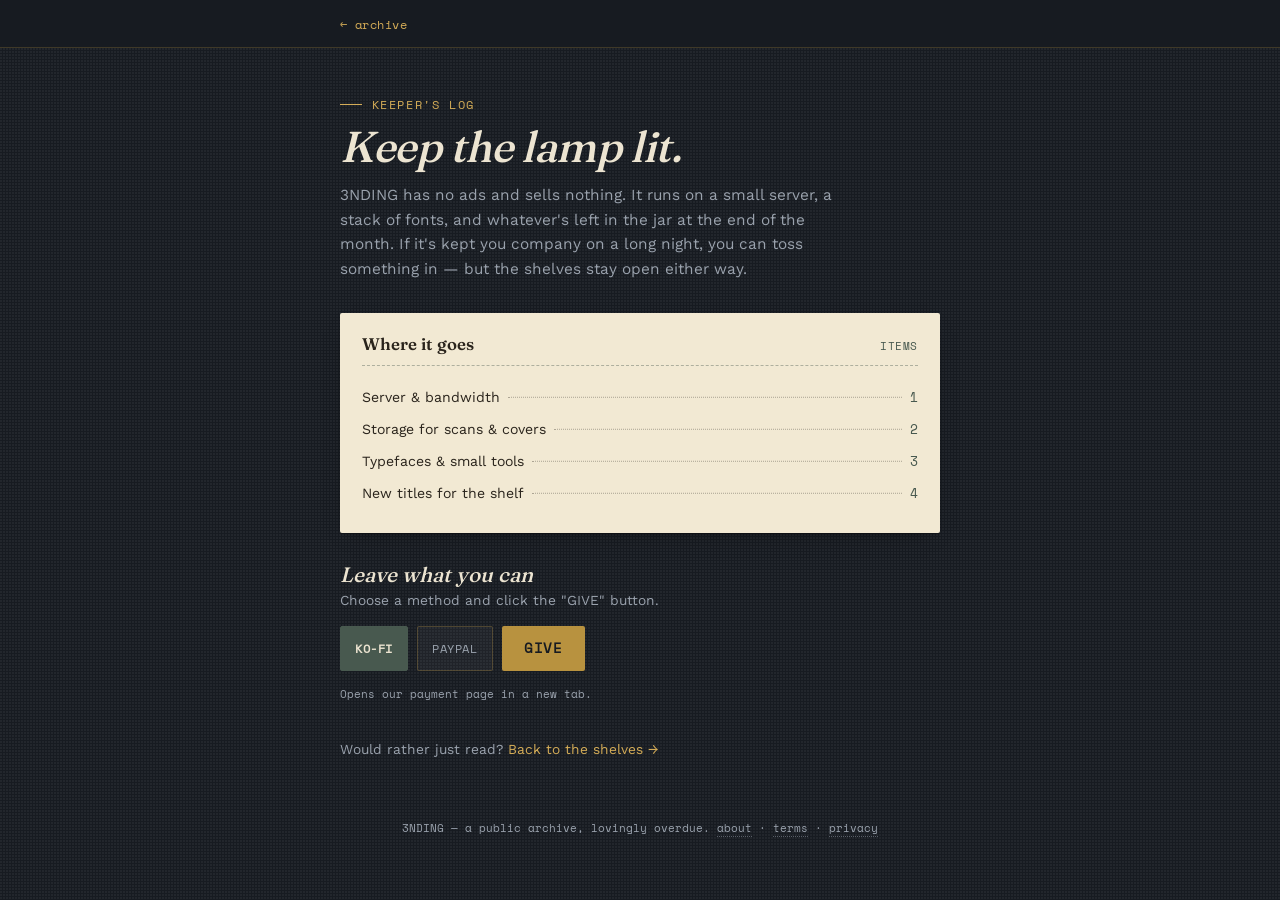
<file: pages/support.html>
<!doctype html>
<html lang="en">
  <head>
    <meta charset="UTF-8" />
    <meta name="viewport" content="width=device-width, initial-scale=1.0" />
    <title>3NDING — Keep the Archive Lit</title>
    <link rel="stylesheet" href="../styles/support.css" />
    <link rel="icon" href="../apple-touch-icon.png" type="image/png" />
    <link
      rel="preload"
      href="../fonts/fraunces.woff2"
      as="font"
      type="font/woff2"
      crossorigin
    />
    <link
      rel="preload"
      href="../fonts/worksans.woff2"
      as="font"
      type="font/woff2"
      crossorigin
    />
    <link
      rel="preload"
      href="../fonts/spacemono.woff2"
      as="font"
      type="font/woff2"
      crossorigin
    />
  </head>

  <body>
    <div class="topbar">
      <div class="topbar-inner">
        <a href="../index.html" class="back-link">&larr; archive</a>
      </div>
    </div>

    <header class="support-hero">
      <div class="eyebrow">Keeper's Log</div>
      <h1>Keep the lamp lit.</h1>
      <p class="sub">
        3NDING has no ads and sells nothing. It runs on a small server, a stack
        of fonts, and whatever's left in the jar at the end of the month. If
        it's kept you company on a long night, you can toss something in — but
        the shelves stay open either way.
      </p>
    </header>

    <main class="support-main">
      <section class="ledger" aria-labelledby="ledgerTitle">
        <div class="ledger-head">
          <h2 id="ledgerTitle">Where it goes</h2>
          <span class="ledger-sub">items</span>
        </div>
        <ul class="ledger-list">
          <li>
            <span class="ledger-item">Server &amp; bandwidth</span>
            <span class="ledger-dots" aria-hidden="true"></span>
            <span class="ledger-amount">1</span>
          </li>
          <li>
            <span class="ledger-item">Storage for scans &amp; covers</span>
            <span class="ledger-dots" aria-hidden="true"></span>
            <span class="ledger-amount">2</span>
          </li>
          <li>
            <span class="ledger-item">Typefaces &amp; small tools</span>
            <span class="ledger-dots" aria-hidden="true"></span>
            <span class="ledger-amount">3</span>
          </li>
          <li>
            <span class="ledger-item">New titles for the shelf</span>
            <span class="ledger-dots" aria-hidden="true"></span>
            <span class="ledger-amount">4</span>
          </li>
        </ul>
      </section>

      <section class="give" aria-labelledby="giveTitle">
        <h2 id="giveTitle">Leave what you can</h2>
        <p class="give-note">Choose a method and click the "GIVE" button.</p>

        <div
          class="method-row"
          id="methodRow"
          role="group"
          aria-label="Choose a payment method"
        >
          <button type="button" class="method-btn" data-method="kofi">
            Ko-fi
          </button>
          <button type="button" class="method-btn" data-method="paypal">
            PayPal
          </button>
          <a href="#" id="giveBtn" class="give-btn">Give</a>
        </div>

        <p class="give-fineprint">Opens our payment page in a new tab.</p>
      </section>

      <p class="skip-line">
        Would rather just read?
        <a href="../index.html">Back to the shelves &rarr;</a>
      </p>
    </main>

    <footer class="support-footer">
      3NDING — a public archive, lovingly overdue.
      <a href="about.html">about</a>
      <span aria-hidden="true">·</span> <a href="terms.html">terms</a>
      <span aria-hidden="true">·</span> <a href="privacy.html">privacy</a>
    </footer>

    <script src="../scripts/support.js" defer></script>
  </body>
</html>
</file>
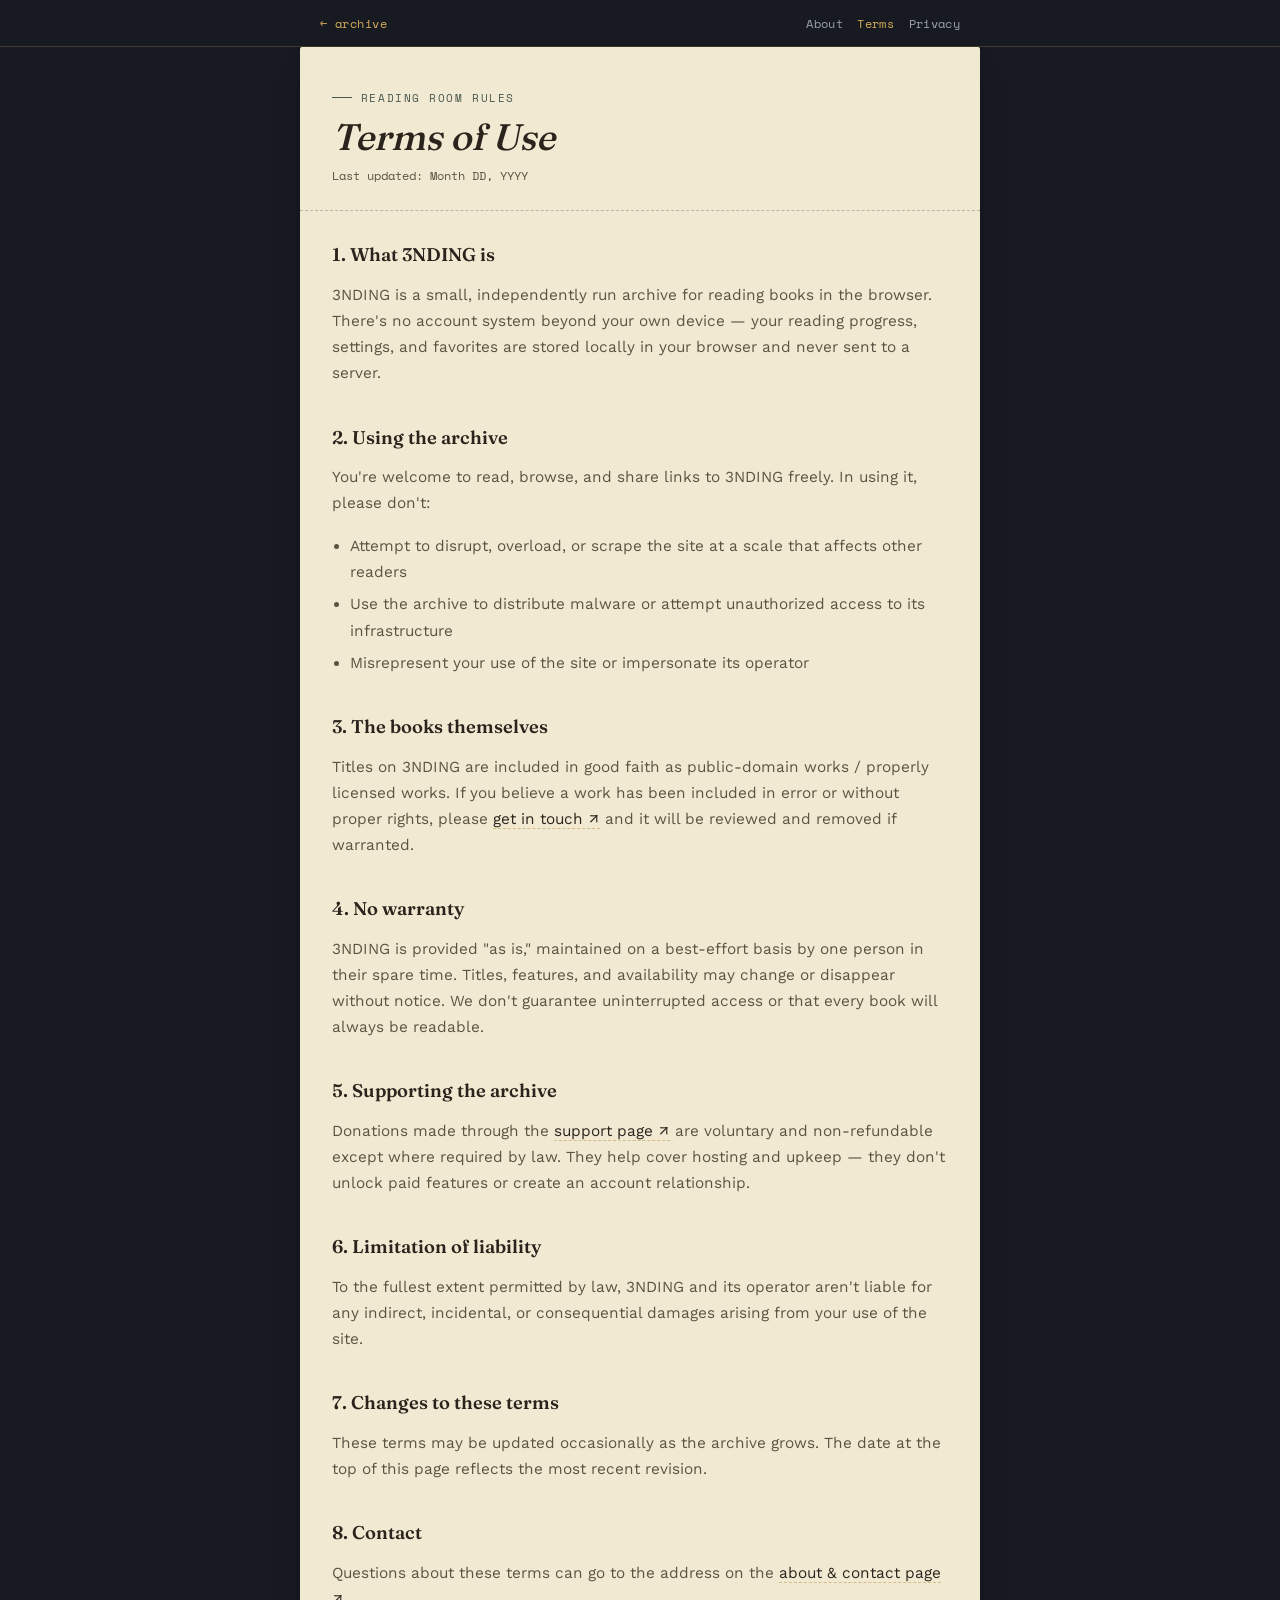
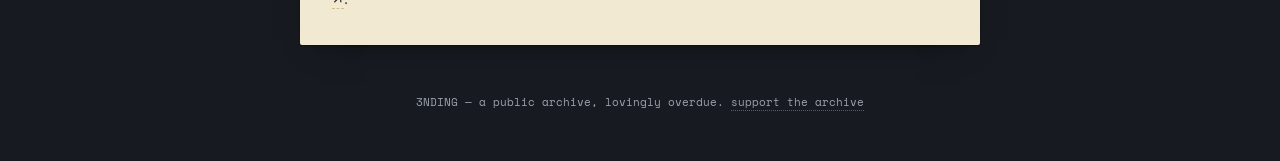
<file: pages/terms.html>
<!doctype html>
<html lang="en">
  <head>
    <meta charset="UTF-8" />
    <meta name="viewport" content="width=device-width, initial-scale=1.0" />
    <link rel="icon" href="../apple-touch-icon.png" type="image/png" />
    <title>3NDING — Terms of Use</title>
    <link
      rel="preload"
      href="../fonts/fraunces.woff2"
      as="font"
      type="font/woff2"
      crossorigin
    />
    <link
      rel="preload"
      href="../fonts/worksans.woff2"
      as="font"
      type="font/woff2"
      crossorigin
    />
    <link
      rel="preload"
      href="../fonts/spacemono.woff2"
      as="font"
      type="font/woff2"
      crossorigin
    />

    <style>
      @font-face {
        font-family: "Fraunces";
        src: url("../fonts/fraunces.woff2");
        font-weight: 300 700;
        font-display: swap;
        size-adjust: 100%;
      }

      @font-face {
        font-family: "Work Sans";
        src: url("../fonts/worksans.woff2");
        font-weight: 380 550;
        font-display: swap;
      }

      @font-face {
        font-family: "Space Mono";
        src: url("../fonts/spacemono.woff2");
        font-weight: 380 550;
        font-display: swap;
      }

      :root {
        --ink: #171b21;
        --paper: #f2e9d3;
        --brass: #b8923f;
        --brass-bright: #d4ac57;
        --moss: #48594f;
        --text-dark: #2a241c;
        --text-soft: #5c5342;
        --text-muted: #9aa2ad;
        --radius: 2px;
      }

      * {
        box-sizing: border-box;
      }

      html {
        -webkit-text-size-adjust: 100%;
      }

      body {
        margin: 0;
        background: var(--ink);
        color: var(--text-dark);
        font-family: "Work Sans", sans-serif;
        -webkit-font-smoothing: antialiased;
      }

      .topbar {
        position: sticky;
        top: 0;
        z-index: 10;
        background: var(--ink);
        border-bottom: 1px solid rgba(184, 146, 63, 0.25);
      }

      .topbar-inner {
        max-width: 680px;
        margin: 0 auto;
        padding: 0.85rem 1.25rem;
        display: flex;
        align-items: center;
        justify-content: space-between;
        gap: 1rem;
      }

      .back-link {
        color: var(--brass-bright);
        text-decoration: none;
        font-family: "Space Mono", monospace;
        font-size: 0.78rem;
        letter-spacing: 0.04em;
      }

      .back-link:hover {
        text-decoration: underline;
      }

      .back-link:focus-visible {
        outline: 2px solid var(--brass-bright);
        outline-offset: 2px;
      }

      .doc-nav {
        display: flex;
        gap: 0.9rem;
        font-family: "Space Mono", monospace;
        font-size: 0.72rem;
        letter-spacing: 0.03em;
      }

      .doc-nav a {
        color: var(--text-muted);
        text-decoration: none;
      }

      .doc-nav a:hover,
      .doc-nav a[aria-current="page"] {
        color: var(--brass-bright);
      }

      .sheet {
        background: var(--paper);
        max-width: 680px;
        margin: 0rem auto 3rem;
        padding: 0 0 1rem;
        border-radius: var(--radius);
        box-shadow:
          0 1px 2px rgba(0, 0, 0, 0.3),
          0 12px 30px -18px rgba(0, 0, 0, 0.7);
      }

      .sheet-head {
        padding: 2.6rem 2rem 1.6rem;
        border-bottom: 1px dashed rgba(72, 89, 79, 0.35);
      }

      .eyebrow {
        font-family: "Space Mono", monospace;
        font-size: 0.7rem;
        letter-spacing: 0.14em;
        text-transform: uppercase;
        color: var(--moss);
        display: flex;
        align-items: center;
        gap: 0.55rem;
        margin-bottom: 0.7rem;
      }

      .eyebrow::before {
        content: "";
        width: 20px;
        height: 1px;
        background: var(--moss);
        display: inline-block;
      }

      h1 {
        font-family: "Fraunces", serif;
        font-style: italic;
        font-weight: 500;
        font-size: clamp(1.7rem, 5.5vw, 2.3rem);
        line-height: 1.1;
        margin: 0 0 0.6rem;
        color: var(--text-dark);
      }

      .updated {
        font-family: "Space Mono", monospace;
        font-size: 0.72rem;
        color: var(--text-soft);
      }

      article {
        padding: 1.8rem 2rem 0;
        font-size: 0.96rem;
        line-height: 1.7;
        color: var(--text-dark);
      }

      article h2 {
        font-family: "Fraunces", serif;
        font-weight: 600;
        font-size: 1.15rem;
        margin: 2.2rem 0 0.7rem;
        color: var(--text-dark);
      }

      article h2:first-child {
        margin-top: 0;
      }

      article p {
        margin: 0 0 1.1em;
        color: var(--text-soft);
      }

      article ul {
        margin: 0 0 1.1em;
        padding-left: 1.2em;
        color: var(--text-soft);
      }

      article li {
        margin-bottom: 0.4em;
      }

      article strong {
        color: var(--text-dark);
      }

      article a {
        color: var(--text-dark);
        text-decoration: none;
        border-bottom: 1px dashed rgba(184, 146, 63, 0.5);
      }

      .placeholder {
        background: rgba(184, 146, 63, 0.14);
        border-radius: 2px;
        padding: 0 0.3em;
      }

      footer {
        text-align: center;
        font-family: "Space Mono", monospace;
        font-size: 0.7rem;
        color: var(--text-muted);
        padding: 0 1rem 3.2rem;
      }

      footer a {
        color: var(--text-muted);
        text-decoration: none;
        border-bottom: 1px dotted rgba(154, 162, 173, 0.5);
      }

      footer a:hover {
        color: var(--brass-bright);
        border-bottom-color: var(--brass-bright);
      }
    </style>
  </head>

  <body>
    <div class="topbar">
      <div class="topbar-inner">
        <a href="../index.html" class="back-link">&larr; archive</a>
        <nav class="doc-nav" aria-label="Site policies">
          <a href="about.html">About</a>
          <a href="terms.html" aria-current="page">Terms</a>
          <a href="privacy.html">Privacy</a>
        </nav>
      </div>
    </div>

    <main class="sheet">
      <div class="sheet-head">
        <div class="eyebrow">Reading Room Rules</div>
        <h1>Terms of Use</h1>
        <div class="updated">Last updated: <span>Month DD, YYYY</span></div>
      </div>

      <article>
        <h2>1. What 3NDING is</h2>
        <p>
          3NDING is a small, independently run archive for reading books in the
          browser. There's no account system beyond your own device — your
          reading progress, settings, and favorites are stored locally in your
          browser and never sent to a server.
        </p>

        <h2>2. Using the archive</h2>
        <p>
          You're welcome to read, browse, and share links to 3NDING freely. In
          using it, please don't:
        </p>
        <ul>
          <li>
            Attempt to disrupt, overload, or scrape the site at a scale that
            affects other readers
          </li>
          <li>
            Use the archive to distribute malware or attempt unauthorized access
            to its infrastructure
          </li>
          <li>Misrepresent your use of the site or impersonate its operator</li>
        </ul>

        <h2>3. The books themselves</h2>
        <p>
          Titles on 3NDING are included in good faith as
          <span>public-domain works / properly licensed works</span>. If you
          believe a work has been included in error or without proper rights,
          please <a href="about.html">get in touch &nearr;</a> and it will be
          reviewed and removed if warranted.
        </p>

        <h2>4. No warranty</h2>
        <p>
          3NDING is provided "as is," maintained on a best-effort basis by one
          person in their spare time. Titles, features, and availability may
          change or disappear without notice. We don't guarantee uninterrupted
          access or that every book will always be readable.
        </p>

        <h2>5. Supporting the archive</h2>
        <p>
          Donations made through the
          <a href="support.html">support page &nearr;</a> are voluntary and
          non-refundable except where required by law. They help cover hosting
          and upkeep — they don't unlock paid features or create an account
          relationship.
        </p>

        <h2>6. Limitation of liability</h2>
        <p>
          To the fullest extent permitted by law, 3NDING and its operator aren't
          liable for any indirect, incidental, or consequential damages arising
          from your use of the site.
        </p>

        <h2>7. Changes to these terms</h2>
        <p>
          These terms may be updated occasionally as the archive grows. The date
          at the top of this page reflects the most recent revision.
        </p>

        <h2>8. Contact</h2>
        <p>
          Questions about these terms can go to the address on the
          <a href="about.html">about &amp; contact page &nearr;</a>.
        </p>
      </article>
    </main>

    <footer>
      3NDING — a public archive, lovingly overdue.
      <a href="support.html">support the archive</a>
    </footer>
  </body>
</html>
</file>
<file: styles/reader.css>
@font-face {
  font-family: "Fraunces";
  src: url("../fonts/fraunces.woff2");
  font-weight: 300 700;
  font-display: swap;
  size-adjust: 100%;
}

@font-face {
  font-family: "Work Sans";
  src: url("../fonts/worksans.woff2");
  font-weight: 380 550;
  font-display: swap;
}

@font-face {
  font-family: "Space Mono";
  src: url("../fonts/spacemono.woff2");
  font-weight: 380 550;
  font-display: swap;
}

@font-face {
  font-family: "Literata";
  src: url("../fonts/literata.woff2");
  font-weight: 380 550;
  font-display: swap;
}

:root {
  --ink: #171b21;
  --ink-soft: #1f2530;
  --paper: #f2e9d3;
  --paper-dim: #e7dcc0;
  --brass: #b8923f;
  --brass-bright: #d4ac57;
  --moss: #48594f;
  --text-dark: #2a241c;
  --text-light: #ece4d1;
  --text-muted: #9aa2ad;
  --radius: 2px;

  /* reading theme defaults (paper) */
  --read-bg: #f2e9d3;
  --read-fg: #2a241c;
  --read-fg-soft: #5c5342;
  --read-line: rgba(42, 36, 28, 0.12);
}

* {
  box-sizing: border-box;
}

html {
  -webkit-text-size-adjust: 100%;
  scroll-behavior: smooth;
}

body {
  margin: 0;
  background: var(--ink);
  color: var(--text-light);
  font-family: "Work Sans", sans-serif;
  -webkit-font-smoothing: antialiased;
}

/* ---------- Themes applied to the reading surface ---------- */
body.theme-paper {
  --read-bg: #f2e9d3;
  --read-fg: #2a241c;
  --read-fg-soft: #5c5342;
  --read-line: rgba(42, 36, 28, 0.12);
}

body.theme-sepia {
  --read-bg: #ecdcb8;
  --read-fg: #4a3a22;
  --read-fg-soft: #7a6743;
  --read-line: rgba(74, 58, 34, 0.18);
}

body.theme-dark {
  --read-bg: #14171c;
  --read-fg: #d9dee6;
  --read-fg-soft: #9aa2ad;
  --read-line: rgba(217, 222, 230, 0.12);
}

/* ---------- Top chrome (always dark/brass, matches catalog) ---------- */
.topbar {
  position: sticky;
  top: 0;
  z-index: 20;
  background: var(--ink);
  border-bottom: 1px solid rgba(184, 146, 63, 0.25);
}

.progress-track {
  height: 3px;
  background: rgba(184, 146, 63, 0.15);
  width: 100%;
}

.progress-fill {
  height: 100%;
  width: 0%;
  background: var(--brass-bright);
  transition: width 0.15s ease;
}

.topbar-inner {
  max-width: 760px;
  margin: 0 auto;
  padding: 0.85rem 1rem;
  display: flex;
  align-items: center;
  gap: 0.75rem;
}

.back-link {
  color: var(--brass-bright);
  text-decoration: none;
  font-family: "Space Mono", monospace;
  font-size: 0.78rem;
  letter-spacing: 0.04em;
  display: flex;
  align-items: center;
  gap: 0.35rem;
  flex-shrink: 0;
  padding: 0.3rem 0.2rem;
}

.back-link:hover {
  text-decoration: underline;
}

.topbar-title {
  flex: 1;
  min-width: 0;
  font-family: "Fraunces", serif;
  font-style: italic;
  font-size: 0.95rem;
  color: var(--text-light);
  white-space: nowrap;
  overflow: hidden;
  text-overflow: ellipsis;
}

.progress-pct {
  font-family: "Space Mono", monospace;
  font-size: 0.72rem;
  color: var(--text-muted);
  flex-shrink: 0;
}

.settings-btn {
  flex-shrink: 0;
  width: 32px;
  height: 32px;
  border-radius: 50%;
  border: 1px solid rgba(184, 146, 63, 0.35);
  background: transparent;
  color: var(--brass-bright);
  cursor: pointer;
  display: flex;
  align-items: center;
  justify-content: center;
  font-size: 1rem;
  transition:
    background 0.15s ease,
    transform 0.3s ease;
}

.settings-btn:hover {
  background: rgba(184, 146, 63, 0.12);
}

.settings-btn.open {
  transform: rotate(35deg);
}

/* ---------- Settings drawer ---------- */
.drawer-backdrop {
  position: fixed;
  inset: 0;
  background: rgba(0, 0, 0, 0.35);
  z-index: 29;
  opacity: 0;
  pointer-events: none;
  transition: opacity 0.2s ease;
}

.drawer-backdrop.visible {
  opacity: 1;
  pointer-events: auto;
}

.drawer {
  position: fixed;
  top: 0;
  right: 0;
  height: 100%;
  width: min(320px, 88vw);
  background: var(--ink-soft);
  border-left: 1px solid rgba(184, 146, 63, 0.25);
  z-index: 30;
  transform: translateX(100%);
  transition: transform 0.25s ease;
  overflow-y: auto;
  padding: 1.4rem 1.3rem 2rem;
}

.drawer.open {
  transform: translateX(0);
}

.drawer-head {
  display: flex;
  align-items: center;
  justify-content: space-between;
  gap: 0.75rem;
  margin: 0 0 1.2rem;
}

.drawer h2 {
  font-family: "Fraunces", serif;
  font-style: italic;
  font-size: 1.15rem;
  margin: 0;
  color: var(--text-light);
}

.drawer-close {
  flex-shrink: 0;
  width: 30px;
  height: 30px;
  border-radius: 50%;
  border: 1px solid rgba(184, 146, 63, 0.35);
  background: transparent;
  color: var(--brass-bright);
  cursor: pointer;
  font-size: 1.05rem;
  line-height: 1;
  display: flex;
  align-items: center;
  justify-content: center;
  transition: background 0.15s ease;
}

.drawer-close:hover {
  background: rgba(184, 146, 63, 0.12);
}

.drawer-close:focus-visible {
  outline: 2px solid var(--brass-bright);
  outline-offset: 2px;
}

.setting-group {
  margin-bottom: 1.3rem;
}

.setting-label {
  font-family: "Space Mono", monospace;
  font-size: 0.68rem;
  letter-spacing: 0.08em;
  text-transform: uppercase;
  color: var(--brass-bright);
  margin-bottom: 0.55rem;
  display: block;
}

.option-row {
  display: flex;
  flex-wrap: wrap;
  gap: 0.45rem;
}

.opt-btn {
  flex: 1;
  font-family: "Work Sans", sans-serif;
  font-size: 0.82rem;
  background: rgba(255, 255, 255, 0.04);
  color: var(--text-light);
  border: 1px solid rgba(184, 146, 63, 0.25);
  border-radius: var(--radius);
  padding: 0.45rem 0.7rem;
  cursor: pointer;
  transition:
    background 0.15s ease,
    border-color 0.15s ease;
}

.opt-btn:hover {
  background: rgba(184, 146, 63, 0.1);
}

.opt-btn.active {
  background: var(--brass);
  border-color: var(--brass);
  color: var(--ink);
  font-weight: 600;
}

.opt-btn[hidden] {
  display: none;
}

.size-row {
  display: flex;
  align-items: center;
  gap: 0.7rem;
}

.size-row .opt-btn {
  width: 38px;
  text-align: center;
  padding: 0.45rem 0;
}

.size-value {
  font-family: "Space Mono", monospace;
  font-size: 0.78rem;
  color: var(--text-muted);
  min-width: 10ch;
  text-align: center;
}

.reset-btn {
  width: 100%;
  margin-top: 0.4rem;
  font-family: "Space Mono", monospace;
  font-size: 0.75rem;
  letter-spacing: 0.05em;
  text-transform: uppercase;
  background: transparent;
  color: var(--text-muted);
  border: 1px dashed rgba(184, 146, 63, 0.35);
  padding: 0.6rem;
  border-radius: var(--radius);
  cursor: pointer;
}

.reset-btn:hover {
  color: var(--brass-bright);
  border-color: var(--brass-bright);
}

.drawer-support-link {
  display: block;
  text-align: center;
  margin-top: 1.4rem;
  font-family: "Space Mono", monospace;
  font-size: 0.72rem;
  letter-spacing: 0.03em;
  color: var(--text-muted);
  text-decoration: none;
}

.drawer-support-link:hover,
.drawer-support-link:focus-visible {
  color: var(--brass-bright);
}

/* ---------- Reading surface ---------- */
.reader-surface {
  background: var(--read-bg);
  min-height: 100dvh;
  transition:
    background 0.2s ease,
    color 0.2s ease;
}

.reader-page {
  max-width: 700px;
  margin: 0 auto;
  padding: 3rem 1.4rem 3rem;
  color: var(--read-fg);
}

.chapter-eyebrow {
  font-family: "Space Mono", monospace;
  font-size: 0.72rem;
  letter-spacing: 0.12em;
  text-transform: uppercase;
  color: var(--read-fg-soft);
  margin-bottom: 0.5rem;
}

.chapter-title {
  font-family: "Fraunces", serif;
  font-weight: 600;
  font-size: 1.7rem;
  margin: 0 0 2rem;
  color: var(--read-fg);
}

.chapter-body {
  font-size: 1.0625rem;
  /* overridden by JS via --font-size */
  font-size: var(--font-size, 1.0625rem);
  line-height: 1.75;
  text-align: var(--text-align, left);
}

.chapter-body.font-serif {
  font-family: "Literata", Georgia, serif;
}

.chapter-body.font-sans {
  font-family: "Work Sans", sans-serif;
}

.chapter-body.font-mono {
  font-family: "Space Mono", monospace;
}

.chapter-body p {
  margin: 0 0 1.3em;
}

.chapter-body p:first-of-type::first-letter {
  font-family: "Fraunces", serif;
  font-size: 2.6em;
  float: left;
  line-height: 0.85;
  padding: 0.05em 0.08em 0 0;
  font-weight: 600;
}

.chapter-nav {
  display: flex;
  justify-content: space-between;
  align-items: center;
  gap: 1rem;
  margin-top: 3rem;
  padding-top: 1.5rem;
  border-top: 1px dashed var(--read-line);
}

.nav-btn {
  font-family: "Space Mono", monospace;
  font-size: 0.78rem;
  letter-spacing: 0.04em;
  background: transparent;
  border: 1px solid var(--read-line);
  color: var(--read-fg);
  padding: 0.6rem 1rem;
  border-radius: var(--radius);
  cursor: pointer;
  text-decoration: none;
  display: inline-flex;
  align-items: center;
  gap: 0.4rem;
}

.nav-btn:hover {
  border-color: var(--brass);
}

.nav-btn[disabled] {
  opacity: 0.35;
  cursor: default;
  pointer-events: none;
}

.chapter-select {
  font-family: "Space Mono", monospace;
  font-size: 0.65rem;
  background: transparent;
  border: 1px solid var(--read-line);
  color: var(--read-fg-soft);
  padding: 0.5rem 0.65rem;
  border-radius: var(--radius);
  max-width: 42vw;
  white-space: nowrap;
  overflow: hidden;
  text-overflow: ellipsis;
}

.state-box {
  max-width: 700px;
  margin: auto;
  padding: 1.4rem;
  font-family: "Space Mono", monospace;
  font-size: 0.88rem;
  color: var(--read-fg-soft);
  text-align: center;
}

.state-box .dot {
  width: 6px;
  height: 6px;
  border-radius: 50%;
  background: var(--brass-bright);
  display: inline-block;
  animation: pulse 1.4s ease-in-out infinite;
}

@keyframes pulse {
  0%,
  100% {
    opacity: 1;
    transform: scale(1);
  }

  50% {
    opacity: 0.35;
    transform: scale(0.7);
  }
}

@media (prefers-reduced-motion: reduce) {
  * {
    animation: none !important;
    transition: none !important;
  }
}
</file>
<file: styles/blog.css>
@font-face {
  font-family: "Literata";
  src: url("../fonts/literata.woff2");
  font-weight: 300 700;
  font-display: swap;
  size-adjust: 100%;
}

:root {
  --bg: #F7F5EC;
  --bg-alt: #EFEBDD;
  --ink: #1F2A20;
  --ink-soft: #4B5A4C;
  --accent: #9C7A00;
  --accent-deep: #7C5C00;
  --line: #D8D2BE;
  --white: #FFFDF8;
  --font: "Literata", serif;
  --max: 42rem;
}

*,
*::before,
*::after {
  box-sizing: border-box;
  font-family: "Literata";
}

html {
  -webkit-text-size-adjust: 100%;
}

body {
  margin: 0;
  background: var(--bg);
  color: var(--ink);
  font-size: 1.0625rem;
  line-height: 1.65;
  -webkit-font-smoothing: antialiased;
}

img,
svg {
  max-width: 100%;
  display: block;
}

a {
  color: var(--accent-deep);
  text-decoration-thickness: 1px;
  text-underline-offset: 2px;
}

a:hover {
  color: var(--ink);
}

a:focus-visible,
button:focus-visible,
input:focus-visible {
  outline: 3px solid var(--accent);
  outline-offset: 2px;
}

.wrap {
  max-width: var(--max);
  margin-inline: auto;
  padding-inline: 1.25rem;
}

/* -------- Header -------- */
.site-header {
  margin-bottom: 3rem;
  border-bottom: 1px solid var(--line);
  padding-block: 0.9rem;
}

.site-header .wrap {
  display: flex;
  align-items: center;
  justify-content: space-between;
  gap: 1rem;
}

.brand {
  font-weight: 700;
  font-size: 1.15rem;
  color: var(--ink);
  text-decoration: none;
  letter-spacing: 0.01em;
}

.brand:hover {
  color: var(--accent-deep);
}

.btn {
  font-size: 0.9rem;
  font-weight: 600;
  border: 1px solid var(--ink);
  background: var(--ink);
  color: var(--white);
  padding: 0.55rem 1rem;
  border-radius: 999px;
  cursor: pointer;
  line-height: 1;
  white-space: nowrap;
}

.btn:hover {
  background: var(--accent-deep);
  border-color: var(--accent-deep);
}

.btn-ghost {
  background: transparent;
  color: var(--ink);
  border: 1px solid var(--line);
}

.btn-ghost:hover {
  background: var(--bg-alt);
  color: var(--ink);
}

/* -------- Article header -------- */
h1 {
  font-size: clamp(1.9rem, 5vw, 2.6rem);
  line-height: 1.15;
  margin: 0 0 0.75rem;
}

.byline {
  display: flex;
  align-items: center;
  gap: 0.4rem;
  font-size: 0.8rem;
  color: var(--ink-soft);
  margin-bottom: 1.5rem;
}

.byline .dot {
  opacity: 0.5;
}

/* -------- Article body -------- */
article :is(h2, h3) {
  color: var(--ink);
  line-height: 1.25;
}

h2 {
  font-size: 1.5rem;
  margin: 2.25rem 0 0.75rem;
}

h3 {
  font-size: 1.15rem;
  margin: 1.5rem 0 0.5rem;
}

p {
  margin: 0 0 1.1rem;
}

article p,
article li {
  max-width: 65ch;
}

hr {
  border: 0;
  height: 22px;
  margin: 2.5rem 0;
  background: no-repeat center / 20px 20px url('data:image/svg+xml;utf8,<svg xmlns="http://www.w3.org/2000/svg" viewBox="0 0 24 24"><circle cx="12" cy="12" r="3" fill="%239C7A00"/><circle cx="4" cy="12" r="2" fill="%23D8D2BE"/><circle cx="20" cy="12" r="2" fill="%23D8D2BE"/></svg>');
  position: relative;
}

hr::before,
hr::after {
  content: "";
  position: absolute;
  top: 50%;
  width: calc(50% - 18px);
  border-top: 1px solid var(--line);
}

hr::before {
  left: 0;
}

hr::after {
  right: 0;
}

.styled-list {
  list-style: none;
  margin: 0 0 1.25rem;
  padding: 0;
}

.styled-list li {
  position: relative;
  padding-left: 1.6rem;
  margin-bottom: 0.55rem;
}

.styled-list li::before {
  content: "";
  position: absolute;
  left: 0;
  top: 0.55em;
  width: 0.55em;
  height: 0.55em;
  background: var(--accent);
  border-radius: 50%;
}

.step-list {
  list-style: none;
  counter-reset: step;
  margin: 0 0 1.25rem;
  padding: 0;
}

.step-list li {
  counter-increment: step;
  position: relative;
  padding-left: 2.75rem;
  margin-bottom: 1.1rem;
}

.step-list li::before {
  content: counter(step);
  position: absolute;
  left: 0;
  top: 0;
  width: 2rem;
  height: 2rem;
  display: flex;
  align-items: center;
  justify-content: center;
  font-weight: 700;
  font-size: 0.95rem;
  color: var(--white);
  background: var(--ink);
  border-radius: 50%;
}

.step-list strong {
  display: block;
  margin-bottom: 0.15rem;
}

blockquote {
  margin: 1.75rem 0;
  padding: 0.25rem 0 0.25rem 1.1rem;
  border-left: 3px solid var(--accent);
  font-style: italic;
  font-size: 1.1rem;
  color: var(--ink-soft);
}

.table-wrap {
  margin: 1.5rem 0 2rem;
}

table {
  width: 100%;
  border-collapse: collapse;
  font-size: 0.95rem;
}

@media (max-width: 639px) {
  
  table,
  thead,
  tbody,
  tr,
  th,
  td {
    display: block;
    width: 100%;
  }
  
  thead {
    position: absolute;
    width: 1px;
    height: 1px;
    overflow: hidden;
    clip: rect(0 0 0 0);
    white-space: nowrap;
  }
  
  tbody tr {
    background: var(--white);
    border: 1px solid var(--line);
    border-radius: 10px;
    padding: 0.85rem 1rem;
    margin-bottom: 0.75rem;
  }
  
  tbody td {
    display: flex;
    justify-content: space-between;
    gap: 1rem;
    padding: 0.4rem 0;
    border-bottom: 1px dashed var(--line);
    text-align: right;
  }
  
  tbody td:last-child {
    border-bottom: 0;
  }
  
  tbody td::before {
    content: attr(data-label);
    font-weight: 600;
    color: var(--ink-soft);
    text-align: left;
  }
}

@media (min-width: 640px) {
  .table-wrap {
    border: 1px solid var(--line);
    border-radius: 10px;
    overflow: hidden;
  }
  
  thead th {
    text-align: left;
    background: var(--bg-alt);
    font-size: 0.78rem;
    letter-spacing: 0.04em;
    text-transform: uppercase;
    color: var(--ink-soft);
    padding: 0.75rem 1rem;
  }
  
  tbody td {
    padding: 0.75rem 1rem;
    border-top: 1px solid var(--line);
  }
  
  tbody tr:nth-child(even) {
    background: var(--bg-alt);
  }
}


footer {
  text-align: center;
  border-top: 1px solid var(--line);
  margin-top: 3rem;
  padding: 1rem;
  padding-bottom: 4rem;
  font-size: 0.9rem;
  color: var(--ink-soft);
}

@media (max-width: 480px) {
  .site-header .wrap {
    gap: 0.5rem;
  }
  
  .btn {
    padding: 0.5rem 0.85rem;
    font-size: 0.85rem;
  }
}

/* -------- Telegram callout -------- */
.telegram-cta {
  display: grid;
  margin: 2.75rem 0 1rem;
  padding: 1.5rem;
  background: var(--ink);
  border-radius: 14px;
  gap: 1.1rem;
}

.telegram-cta__body h3 {
  color: var(--white);
  margin: 0 0 0.2rem;
  font-size: 1.25rem;
  line-height: 1.3;
}

.telegram-cta__body p {
  color: #C9D2CA;
  margin: 0 0 0.9rem;
  font-size: 0.9rem;
}

.telegram-cta__body .btn {
  padding: 0.8rem;
  display: grid;
  text-align: center;
  text-decoration: none;
  background: transparent;
  border-color: var(--accent);
  color: white;
}

.telegram-cta__body .btn:hover {
  background: var(--white);
  border-color: var(--white);
  color: black;
}

/* -------- Floating pill nav -------- */
.pill-nav {
  gap: 0.3rem;
  position: fixed;
  left: 50%;
  bottom: 1.25rem;
  transform: translateX(-50%);
  z-index: 40;
  display: flex;
  align-items: stretch;
  background: var(--ink);
  color: var(--white);
  border-radius: 999px;
  box-shadow: 0 8px 24px rgba(31, 42, 32, 0.28);
  padding: 0.3rem;
  max-width: calc(100vw - 1.5rem);
}

.pill-nav__btn {
  appearance: none;
  border: 0;
  background: transparent;
  color: inherit;
  font-size: 0.85rem;
  font-weight: 600;
  display: flex;
  align-items: center;
  gap: 0.45rem;
  padding: 0.6rem 0.85rem;
  border-radius: 999px;
  cursor: pointer;
  white-space: nowrap;
  overflow: hidden;
}

.pill-nav__btn:hover {
  background: rgba(255, 253, 248, 0.12);
}

.pill-nav__btn svg {
  flex: none;
  width: 1.05rem;
  height: 1.05rem;
}

.pill-nav__label {
  max-width: 11rem;
  overflow: hidden;
  text-overflow: ellipsis;
}

.pill-nav__divider {
  width: 1px;
  background: rgba(255, 253, 248, 0.18);
  margin-block: 0.4rem;
}

/* Icon-only on narrow viewports so the pill never overflows the screen */
@media (max-width: 639px) {
  .pill-nav__label {
    position: absolute;
    width: 1px;
    height: 1px;
    overflow: hidden;
    clip: rect(0 0 0 0);
    white-space: nowrap;
  }
  
  .pill-nav__btn {
    padding: 0.65rem;
  }
}

/* -------- TOC modal -------- */
.toc-backdrop {
  position: fixed;
  inset: 0;
  background: rgba(31, 42, 32, 0.45);
  z-index: 50;
  display: none;
  align-items: flex-end;
  justify-content: center;
  padding: 0;
}

.toc-backdrop.is-open {
  display: flex;
}

.toc-modal {
  background: var(--white);
  width: 100%;
  max-width: 30rem;
  border-radius: 18px 18px 0 0;
  padding: 1.5rem 1.5rem 2rem;
  max-height: 75vh;
  overflow-y: auto;
  box-shadow: 0 -10px 30px rgba(31, 42, 32, 0.2);
}

@media (min-width: 640px) {
  article p,
  article li {
    text-align: justify;
  }
  
  .toc-backdrop {
    align-items: center;
    padding: 1.5rem;
  }
  
  .toc-modal {
    border-radius: 16px;
    max-height: 80vh;
  }
}

.toc-modal__head {
  display: flex;
  align-items: center;
  justify-content: space-between;
  margin-bottom: 1rem;
}

.toc-modal__head h2 {
  margin: 0;
  font-size: 1.2rem;
}

.toc-modal__close {
  appearance: none;
  border: 0;
  background: var(--bg-alt);
  color: var(--ink);
  width: 2.1rem;
  height: 2.1rem;
  border-radius: 50%;
  display: flex;
  align-items: center;
  justify-content: center;
  cursor: pointer;
}

.toc-modal__close svg {
  width: 1rem;
  height: 1rem;
}

.toc-list {
  list-style: none;
  margin: 0;
  padding: 0;
}

.toc-list li+li {
  border-top: 1px solid var(--line);
}

.toc-list button {
  appearance: none;
  border: 0;
  background: transparent;
  width: 100%;
  text-align: left;
  font-size: 0.98rem;
  color: var(--ink);
  padding: 0.85rem 0.4rem;
  cursor: pointer;
}

.toc-list button:hover {
  background: var(--bg-alt);
}

.toc-list button[aria-current="true"] {
  color: var(--accent-deep);
  font-weight: 600;
}

/* -------- Share toast -------- */
.share-toast {
  position: fixed;
  left: 50%;
  top: 5rem;
  transform: translateX(-50%) translateY(0.4rem);
  z-index: 60;
  background: var(--ink);
  color: var(--white);
  font-size: 0.85rem;
  padding: 0.6rem 1rem;
  border-radius: 999px;
  opacity: 0;
  pointer-events: none;
  transition: opacity 0.2s ease, transform 0.2s ease;
}

.share-toast.is-visible {
  opacity: 1;
  transform: translateX(-50%) translateY(0);
}

@media (prefers-reduced-motion: reduce) {
  .share-toast {
    transition: none;
  }
}
</file>
<file: styles/support.css>
@font-face {
  font-family: "Fraunces";
  src: url("../fonts/fraunces.woff2");
  font-weight: 300 700;
  font-display: swap;
  size-adjust: 100%;
}

@font-face {
  font-family: "Work Sans";
  src: url("../fonts/worksans.woff2");
  font-weight: 380 550;
  font-display: swap;
}

@font-face {
  font-family: "Space Mono";
  src: url("../fonts/spacemono.woff2");
  font-weight: 380 550;
  font-display: swap;
}

:root {
  --ink: #171b21;
  --ink-soft: #1f2530;
  --paper: #f2e9d3;
  --paper-dim: #e7dcc0;
  --brass: #b8923f;
  --brass-bright: #d4ac57;
  --moss: #48594f;
  --text-dark: #2a241c;
  --text-light: #ece4d1;
  --text-muted: #9aa2ad;
  --radius: 2px;
}

* {
  box-sizing: border-box;
}

html {
  -webkit-text-size-adjust: 100%;
}

body {
  margin: 0;
  background: var(--ink);
  color: var(--text-light);
  font-family: 'Work Sans', sans-serif;
  -webkit-font-smoothing: antialiased;
}

body::before {
  content: "";
  position: fixed;
  inset: 0;
  pointer-events: none;
  opacity: .05;
  background-image: radial-gradient(circle at 1px 1px, #fff 1px, transparent 0);
  background-size: 3px 3px;
  z-index: 0;
}

/* ---------- Top chrome ---------- */
.topbar {
  position: sticky;
  top: 0;
  z-index: 10;
  background: var(--ink);
  border-bottom: 1px solid rgba(184, 146, 63, .25);
}

.topbar-inner {
  max-width: 640px;
  margin: 0 auto;
  padding: .85rem 1.25rem;
}

.back-link {
  color: var(--brass-bright);
  text-decoration: none;
  font-family: 'Space Mono', monospace;
  font-size: .78rem;
  letter-spacing: .04em;
}

.back-link:hover {
  text-decoration: underline;
}

.back-link:focus-visible {
  outline: 2px solid var(--brass-bright);
  outline-offset: 2px;
}

/* ---------- Hero ---------- */
.support-hero {
  position: relative;
  z-index: 1;
  max-width: 640px;
  margin: 0 auto;
  padding: 3rem 1.25rem 1.6rem;
}

.eyebrow {
  font-family: 'Space Mono', monospace;
  font-size: .72rem;
  letter-spacing: .14em;
  text-transform: uppercase;
  color: var(--brass-bright);
  display: flex;
  align-items: center;
  gap: .6rem;
}

.eyebrow::before {
  content: "";
  width: 22px;
  height: 1px;
  background: var(--brass-bright);
  display: inline-block;
}

.support-hero h1 {
  font-family: 'Fraunces', serif;
  font-style: italic;
  font-weight: 500;
  font-size: clamp(1.9rem, 6vw, 2.7rem);
  line-height: 1.1;
  margin: .6rem 0 .8rem;
  color: var(--text-light);
  letter-spacing: -.01em;
}

.support-hero .sub {
  max-width: 52ch;
  color: var(--text-muted);
  font-size: .96rem;
  line-height: 1.6;
  margin: 0;
}

/* ---------- Main ---------- */
.support-main {
  position: relative;
  z-index: 1;
  max-width: 640px;
  margin: 0 auto;
  padding: .4rem 1.25rem 3rem;
}

/* ---------- Ledger (the signature element) ---------- */
.ledger {
  background: var(--paper);
  color: var(--text-dark);
  border-radius: var(--radius);
  padding: 1.3rem 1.4rem 1.5rem;
  margin-bottom: 1.8rem;
  box-shadow: 0 1px 2px rgba(0, 0, 0, .3), 0 8px 20px -12px rgba(0, 0, 0, .6);
}

.ledger-head {
  display: flex;
  align-items: baseline;
  justify-content: space-between;
  gap: .6rem;
  margin-bottom: .9rem;
  padding-bottom: .7rem;
  border-bottom: 1px dashed rgba(72, 89, 79, .4);
}

.ledger-head h2 {
  font-family: 'Fraunces', serif;
  font-weight: 600;
  font-size: 1.05rem;
  margin: 0;
}

.ledger-sub {
  font-family: 'Space Mono', monospace;
  font-size: .68rem;
  letter-spacing: .04em;
  text-transform: uppercase;
  color: var(--moss);
}

.ledger-list {
  list-style: none;
  margin: 0;
  padding: 0;
}

.ledger-list li {
  display: flex;
  align-items: baseline;
  gap: .5rem;
  font-size: .88rem;
  padding: .38rem 0;
}

.ledger-item {
  color: var(--text-dark);
  white-space: nowrap;
}

.ledger-dots {
  flex: 1;
  border-bottom: 1px dotted rgba(42, 36, 28, .35);
  transform: translateY(-.3em);
}

.ledger-amount {
  font-family: 'Space Mono', monospace;
  font-size: .82rem;
  color: var(--moss);
  white-space: nowrap;
}

/* ---------- Give panel ---------- */
.give h2 {
  font-family: 'Fraunces', serif;
  font-style: italic;
  font-weight: 500;
  font-size: 1.3rem;
  margin: 0 0 .3rem;
  color: var(--text-light);
}

.give-note {
  font-size: .86rem;
  color: var(--text-muted);
  margin: 0 0 1.1rem;
}

.give-btn {
  display: inline-flex;
  align-items: center;
  gap: .4rem;
  font-family: 'Space Mono', monospace;
  font-size: .85rem;
  letter-spacing: .04em;
  text-transform: uppercase;
  background: var(--brass);
  color: var(--ink);
  text-decoration: none;
  border-radius: var(--radius);
  padding: .8rem 1.4rem;
  font-weight: 600;
  transition: background .15s ease;
}

.give-btn:hover {
  background: var(--brass-bright);
}

.give-btn:focus-visible {
  outline: 2px solid var(--brass-bright);
  outline-offset: 3px;
}

.give-fineprint {
  font-family: 'Space Mono', monospace;
  font-size: .68rem;
  color: var(--text-muted);
  line-height: 1.6;
  margin: .8rem 0 0;
  max-width: 46ch;
}

.give-fineprint code {
  color: var(--brass-bright);
}

.method-row {
  display: flex;
  gap: .55rem;
  margin-bottom: .9rem;
}

.method-btn {
  font-family: 'Space Mono', monospace;
  font-size: .78rem;
  letter-spacing: .04em;
  text-transform: uppercase;
  background: rgba(255, 255, 255, .04);
  color: var(--text-muted);
  border: 1px solid rgba(184, 146, 63, .3);
  border-radius: var(--radius);
  padding: .45rem .9rem;
  cursor: pointer;
  transition: background .15s ease, border-color .15s ease, color .15s ease;
}

.method-btn:hover {
  background: rgba(184, 146, 63, .1);
  color: var(--text-light);
}

.method-btn.active {
  background: var(--moss);
  border-color: var(--moss);
  color: var(--text-light);
  font-weight: 600;
}

.method-btn:focus-visible {
  outline: 2px solid var(--brass-bright);
  outline-offset: 2px;
}

.skip-line {
  margin-top: 2.4rem;
  font-size: .86rem;
  color: var(--text-muted);
}

.skip-line a {
  color: var(--brass-bright);
  text-decoration: none;
}

.skip-line a:hover {
  text-decoration: underline;
}

.support-footer {
  text-align: center;
  font-family: 'Space Mono', monospace;
  font-size: .7rem;
  color: var(--text-muted);
  padding: 0 1rem 3.2rem;
  position: relative;
  z-index: 1;
}

.support-footer a {
  color: var(--text-muted);
  text-decoration: none;
  border-bottom: 1px dotted rgba(154, 162, 173, .5);
}

.support-footer a:hover,
.support-footer a:focus-visible {
  color: var(--brass-bright);
  border-bottom-color: var(--brass-bright);
}

@media (prefers-reduced-motion: reduce) {
  * {
    transition: none !important;
  }
}
</file>
